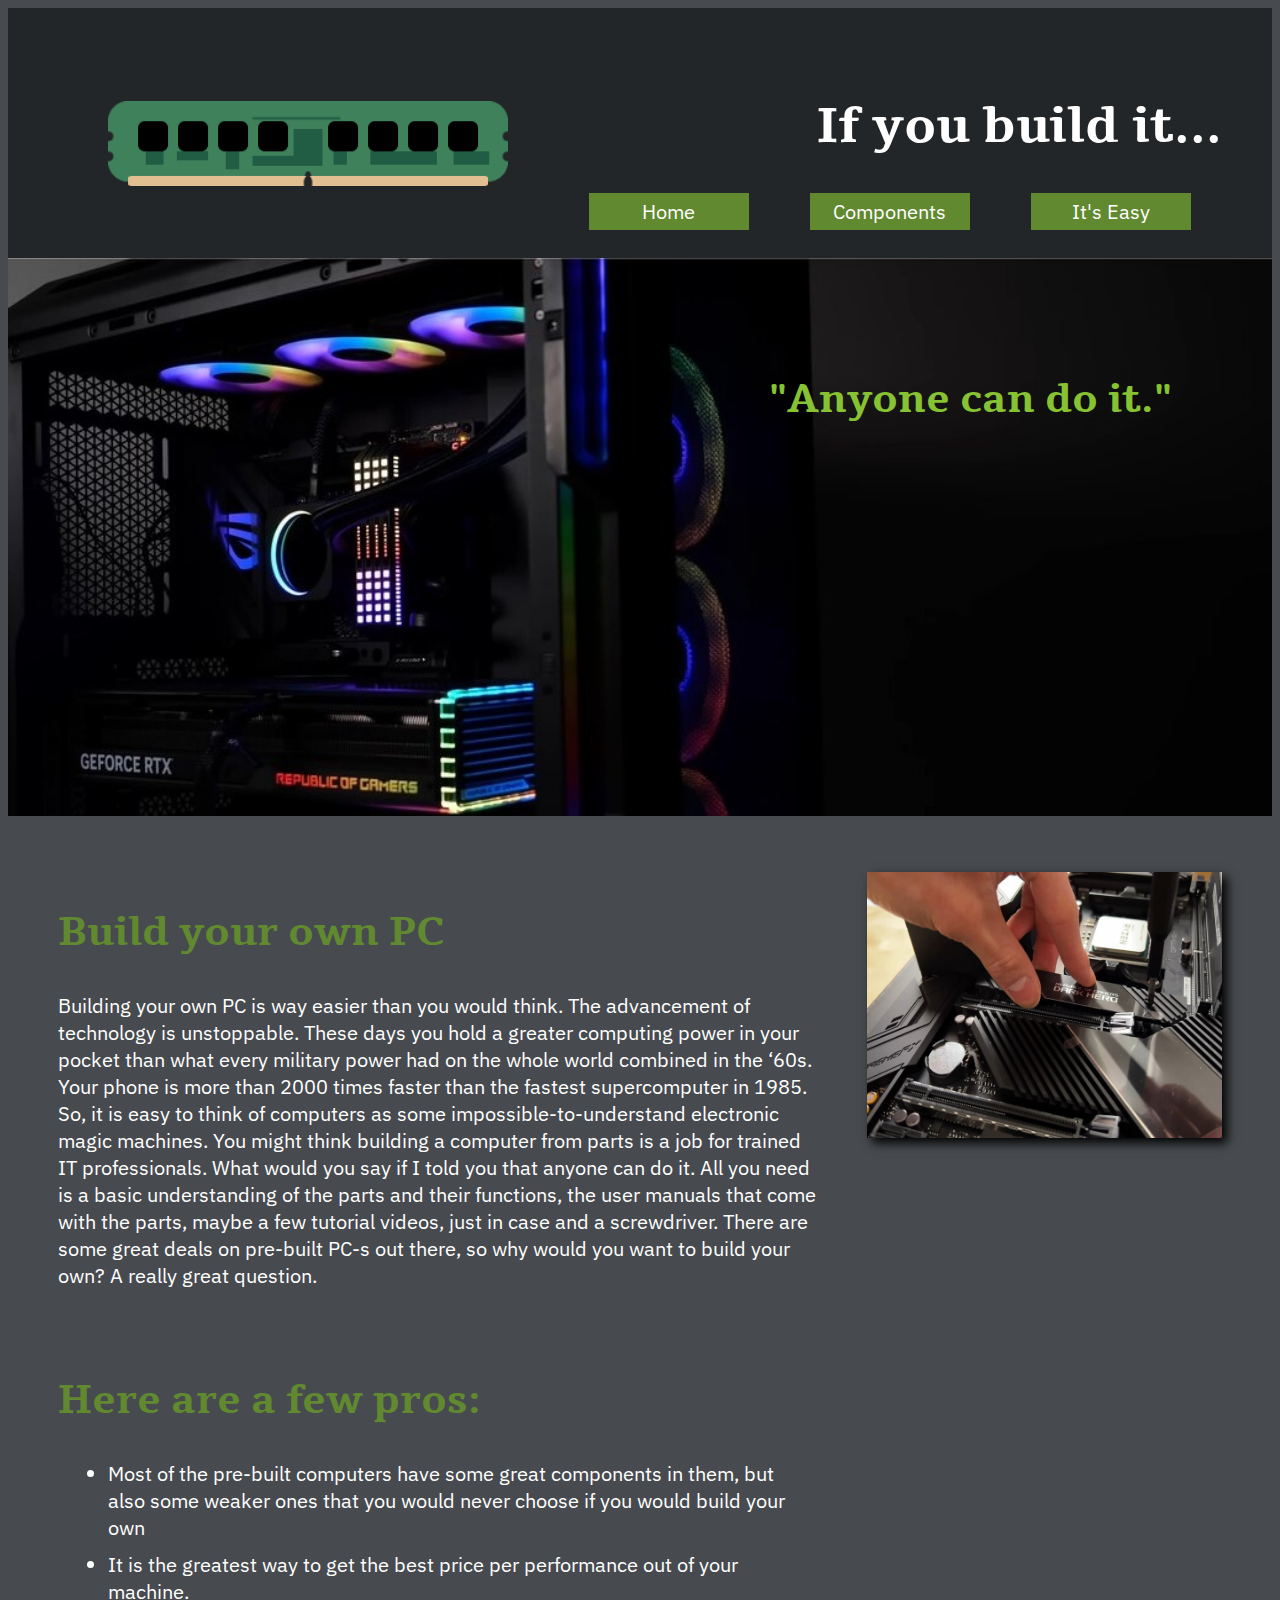
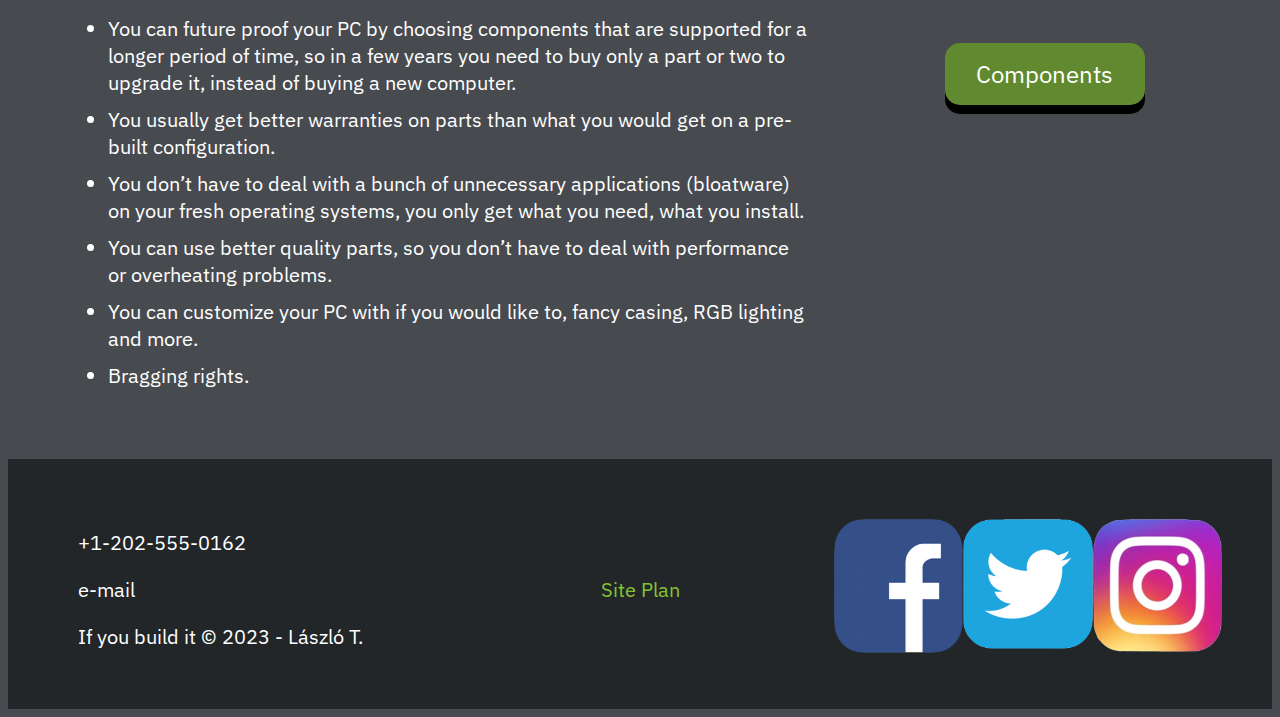
<file: ifyoubuildit/index.html>
<!DOCTYPE html>
<html lang="en">
<head>
    <meta charset="UTF-8">
    <meta http-equiv="X-UA-Compatible" content="IE=edge">
    <meta name="viewport" content="width=device-width, initial-scale=1.0">
    <title>If you build it - Home</title>
    <link rel="stylesheet" href="styles/style.css">
</head>
<body>
    <div id="content">
        <header>
            <a id="logo-link" href="index.html">
                <img class="logo" src="images/build_logo.png" alt="site logo">
            </a> 
            <h1 id="sitetitle">If you build it...</h1>
            <nav>
                <a href="index.html">Home</a>
                <a href="components.html">Components</a>
                <a href="easy.html">It's Easy</a>
            </nav>
        </header>
        <div id="hero">
            <div id="hero-box">
                <img id="hero-img" src="images/hero.jpg" alt="an opened up computer">
            </div>
            <h2 class="quote">"Anyone can do it."</h2>
        </div>
        <main>
            <section class="home-p">
                <h2>Build your own PC</h2>
                <p>Building your own PC is way easier than you would think. The advancement of technology is unstoppable. These days you hold a greater computing power in your pocket than what every military power had on the whole world combined in the ‘60s. Your phone is more than 2000 times faster than the fastest supercomputer in 1985. So, it is easy to think of computers as some impossible-to-understand electronic magic machines. You might think building a computer from parts is a job for trained IT professionals. What would you say if I told you that anyone can do it. All you need is a basic understanding of the parts and their functions, the user manuals that come with the parts, maybe a few tutorial videos, just in case and a screwdriver. There are some great deals on pre-built PC-s out there, so why would you want to build your own? A really great question.</p>
            </section>
                <img class="home-img" src="images/build.jpg" alt="building a computer">
            <section class="home-list">
                <h2>Here are a few pros:</h2>
                <ul>
                    <li>Most of the pre-built computers have some great components in them, but also some weaker ones that you would never choose if you would build your own</li>
                    <li>It is the greatest way to get the best price per performance out of your machine.</li>
                    <li>You can future proof your PC by choosing components that are supported for a longer period of time, so in a few years you need to buy only a part or two to upgrade it, instead of buying a new computer.</li>
                    <li>You usually get better warranties on parts than what you would get on a pre-built configuration.</li>
                    <li> You don’t have to deal with a bunch of unnecessary applications (bloatware) on your fresh operating systems, you only get what you need, what you install.</li>
                    <li>You can use better quality parts, so you don’t have to deal with performance or overheating problems.</li>
                    <li>You can customize your PC with if you would like to, fancy casing, RGB lighting and more.</li>
                    <li>Bragging rights.</li>
                </ul>
            </section>
                <div class="button-box">
                    <a class="button" href="components.html">Components</a>
                </div>
        </main>
        <footer>
            <div class="footer-contact">
                <P>+1-202-555-0162</P>
                <p><a href="&#X6D;&#X61;&#X69;&#X6C;&#X74;&#X6F;&#X3A;&#X69;&#X6E;&#X66;&#X6F;&#X40;&#X69;&#X66;&#X79;&#X6F;&#X75;&#X62;&#X75;&#X69;&#X6C;&#X64;&#X69;&#X74;&#X2E;&#X63;&#X6F;&#X6D;">e-mail</a></p>
                <p>If you build it &copy; 2023 - László T.</p>                
            </div>
            <p class="splan"><a class="splan-link" href="site-plan.html">Site Plan</a></p>
            <div class="social">
                <a href="https://facebook.com" target="_blank">
                    <img src="images/facebook.png" alt="fb icon">
                </a>
                <a href="https://twitter.com" target="_blank">
                    <img src="images/twitter.png" alt="twitter icon">
                </a>
                <a href="https://instagram.com" target="_blank">
                    <img src="images/instagram.png" alt="instagram icon">
                </a>
            </div>
        </footer>
    </div>
</body>
</html>
</file>
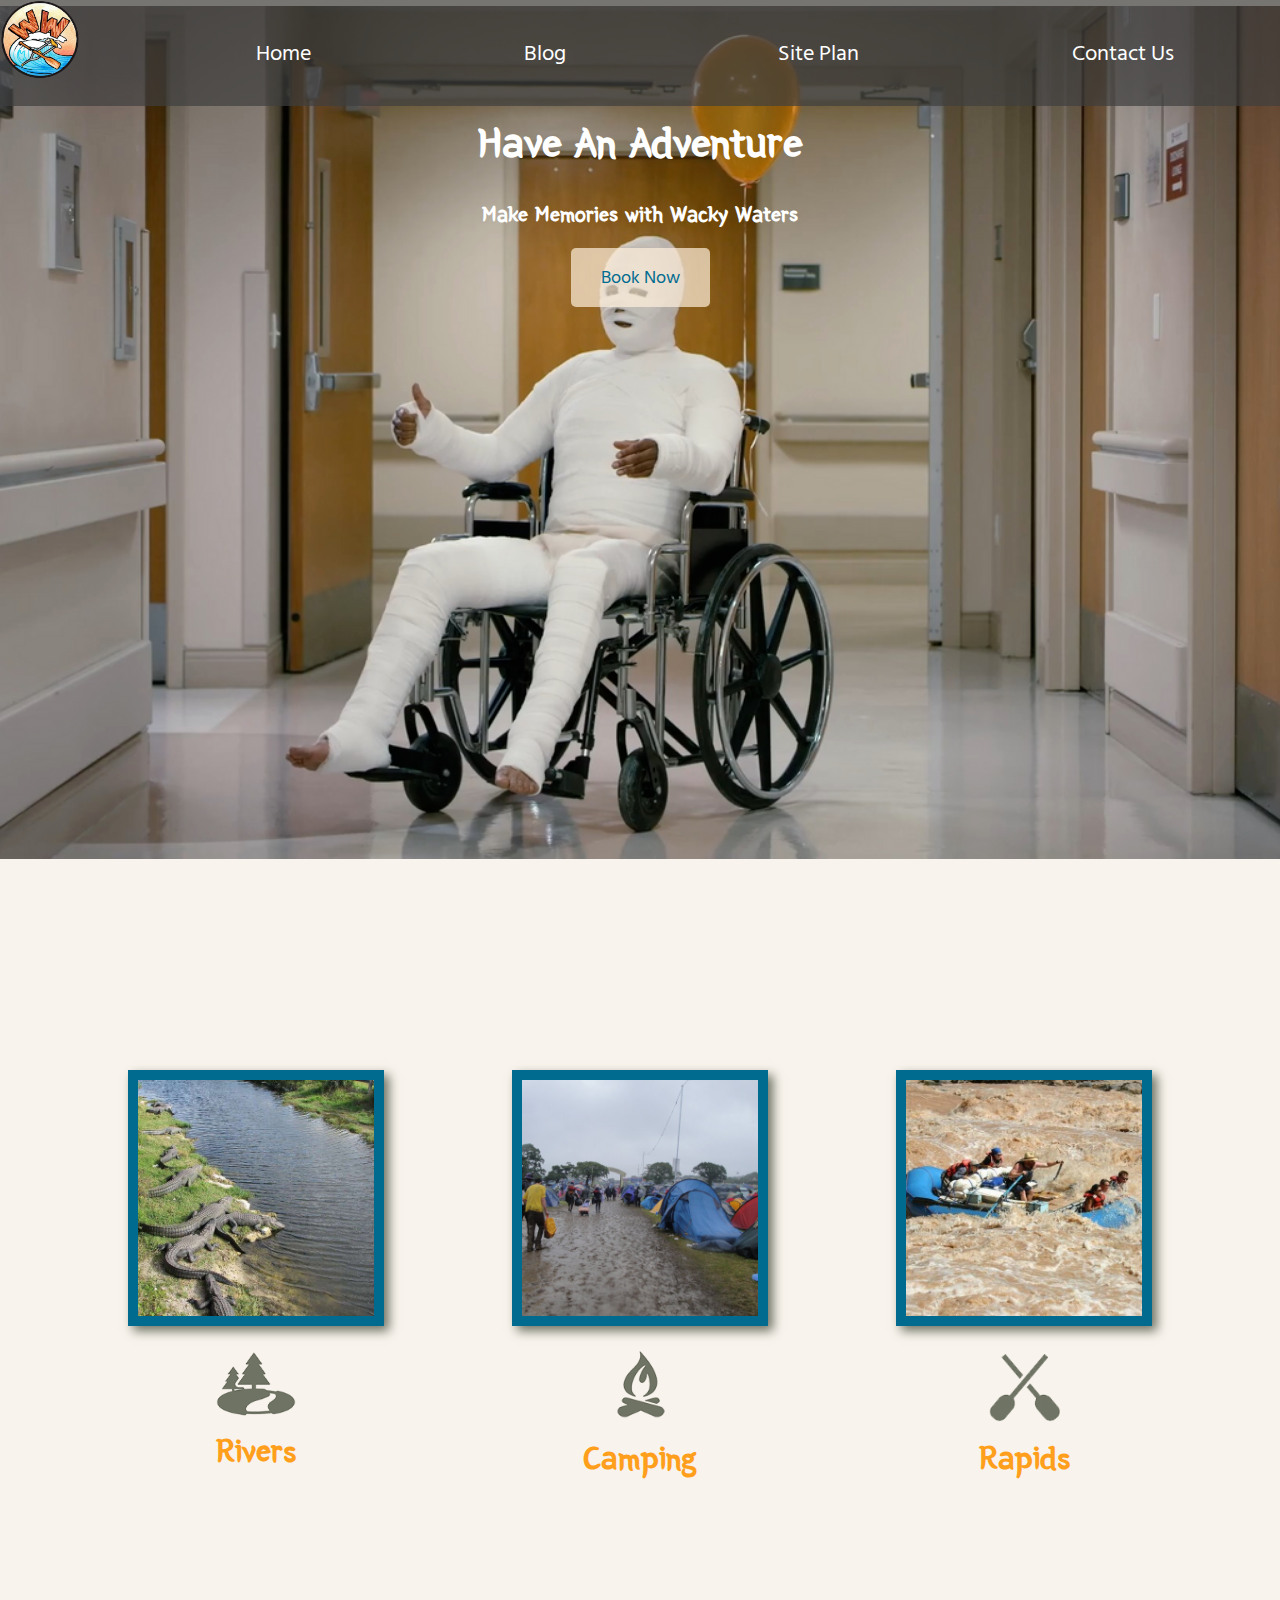
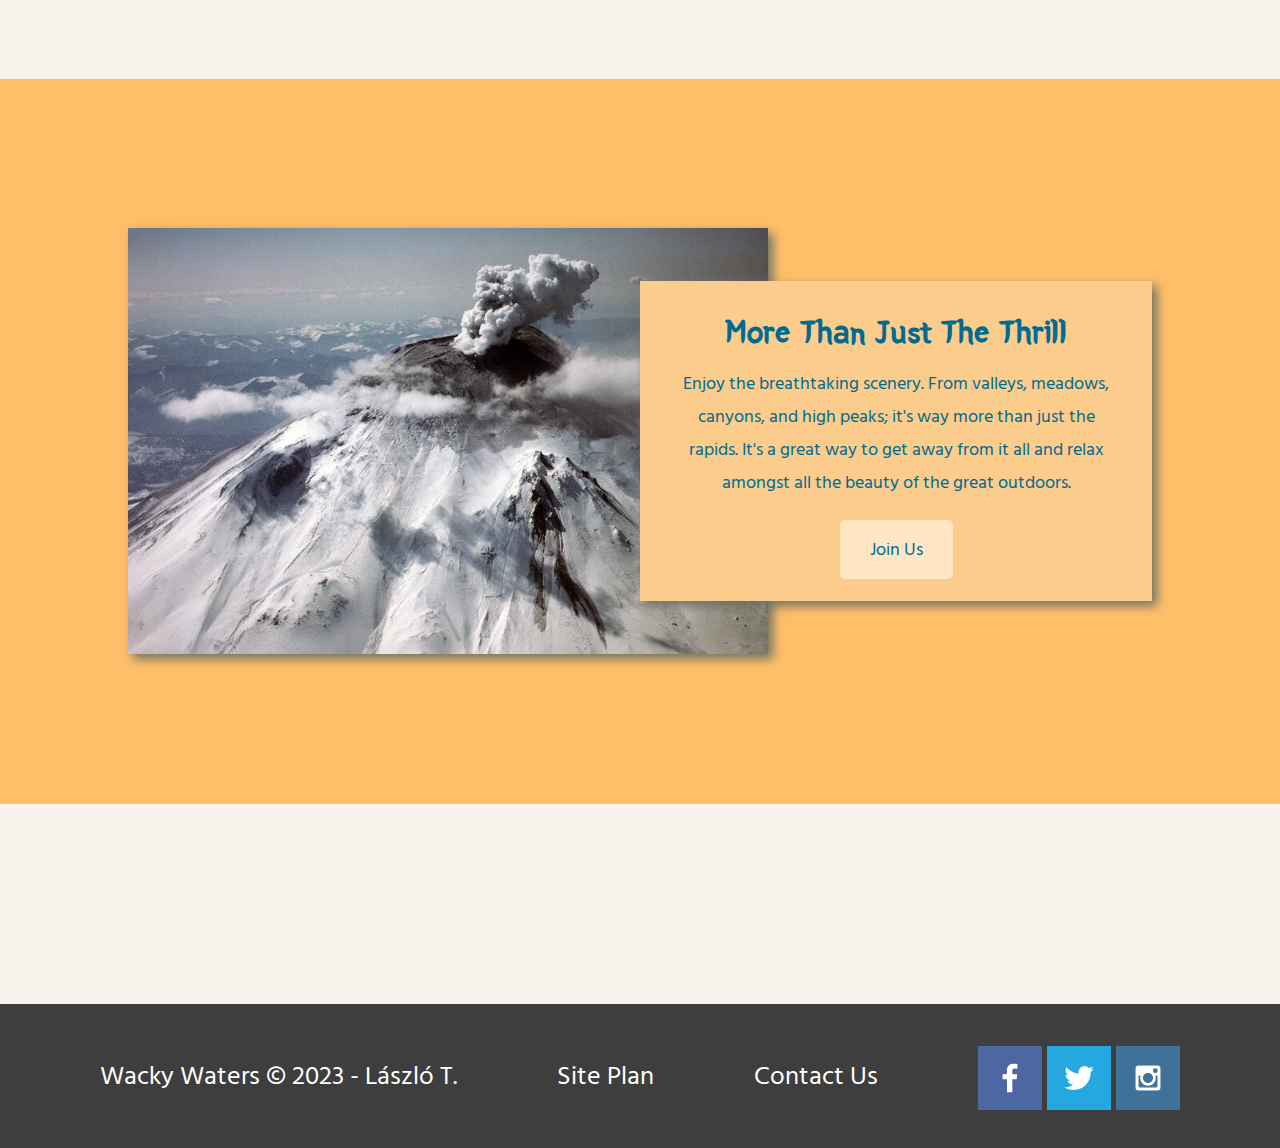
<file: wwr/index.html>
<!DOCTYPE html>
<html lang="en">
<head>
    <meta charset="UTF-8">
    <meta http-equiv="X-UA-Compatible" content="IE=edge">
    <meta name="viewport" content="width=device-width, initial-scale=1.0">
    <title>Wacky Waters Home</title>
    <link rel="stylesheet" href="styles/style.css">
</head>
<body>
    <div id="content">
        <header>
            <a id="logo_link" href="index.html">
                <img class="logo" src="images/wwlogo.png" alt="Wacky Waters logo">
            </a>        
            <nav>
                <a href="index.html">Home</a>
                <a href="blog.html">Blog</a>
                <a href="site-plan-rafting.html">Site Plan</a>
                <a href="contactus.html">Contact Us</a>
            </nav>
        </header>
        <div id="hero">
            <div id="hero-box">
                <img id="hero-img" src="images/hero.png" alt="People enjoying rafting">
            </div>
            <section id="hero-msg">
                <h1 class="home-title">Have An Adventure</h1>
                <h4>Make Memories with Wacky Waters</h4>            
                <div class="button-box">
                    <a class="book" href="contactus.html">Book Now</a>
                </div>
            </section>
        </div>
        <main class="home-grid">
            <section class="rivers-card">
                <img class="card-img" src="images/rivers.jpg" alt="river in forest">
                <img class="icon" src="images/river_icon.png" alt="river icon">
                <h2>Rivers</h2>
            </section>
            <section class="camping-card">
                <img class="card-img" src="images/camping.jpg" alt="tent in mountains">
                <img class="icon" src="images/fire_icon.png" alt="fire icon">
                <h2>Camping</h2>
            </section>
            <section class="rapids-card">
                <img class="card-img" src="images/rapids.jpg" alt="rafting boat">
                <img class="icon" src="images/oars.png" alt="oars icon">
                <h2>Rapids</h2>
            </section>
            <div id="background"></div>
            <img class="mountains" src="images/mountains.jpg" alt="Misty mountains">
            <section class="msg">
                <h2>More Than Just The Thrill</h2>
                <p>Enjoy the breathtaking scenery. From valleys, meadows, canyons, and high peaks; it's way more than just the rapids. It's a great way to get away from it all and relax amongst all the beauty of the great outdoors.</p>
                <a class="join" href="rivers.html">Join Us</a>
            </section>
        </main>
        <footer>
            <p>Wacky Waters &copy; 2023 - László T.</p>
            <p><a href="site-plan-rafting.html">Site Plan</a></p>
            <p><a href="contactus.html">Contact Us</a></p>
            <div class="social">
                <a href="https://facebook.com" target="_blank">
                    <img src="images/facebook.png" alt="fb icon">
                </a>
                <a href="https://twitter.com" target="_blank">
                    <img src="images/twitter.png" alt="twitter icon">
                </a>
                <a href="https://instagram.com" target="_blank">
                    <img src="images/instagram.png" alt="instagram icon">
                </a>
            </div>
        </footer>
    </div>
</body>
</html>
</file>
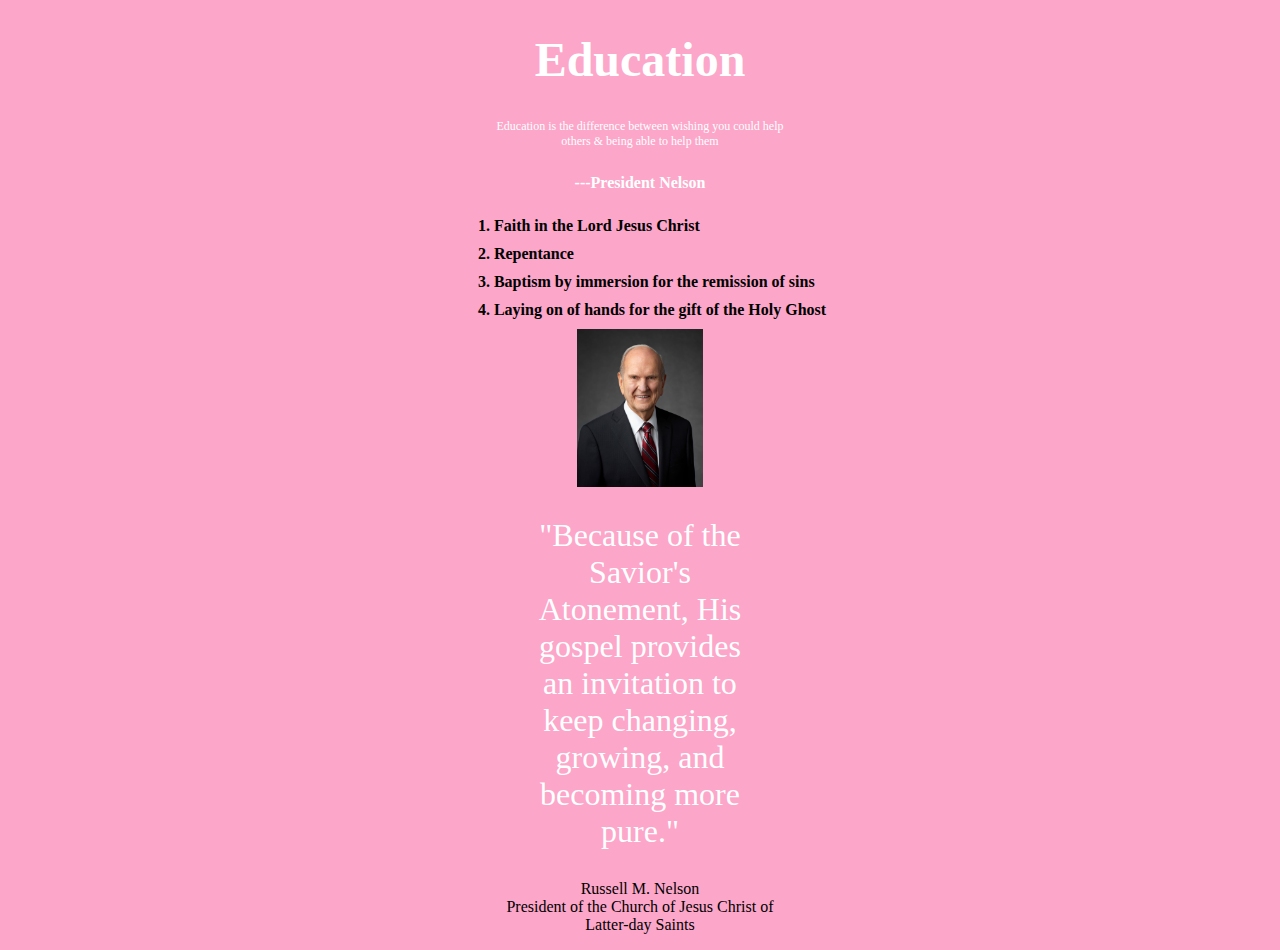
<file: challenge/challenge.html>
<!DOCTYPE html>
<html lang="en">
<head>
    <meta charset="UTF-8">
    <meta http-equiv="X-UA-Compatible" content="IE=edge">
    <meta name="viewport" content="width=device-width, initial-scale=1.0">
    <title>Challenge</title>
    <link rel="stylesheet" href="styles/styles.css">
</head>
<body>
    <header>
        <h1>Education</h1>
    </header>
    <main>
        <p>Education is the difference between wishing you could help others & being able to help them</p>
        <p class="signiture">---President Nelson</p>
        <ol>
            <li>Faith in the Lord Jesus Christ</li>
            <li>Repentance</li>
            <li>Baptism by immersion for the remission of sins</li>
            <li>Laying on of hands for the gift of the Holy Ghost</li>
        </ol>
        <div>
            <img src="images/russell_nelson_official_portrait_2018.jpeg" alt="Russell M. Nelson">
        </div>
        <P class="quote">
            "Because of the Savior's Atonement, His gospel provides an invitation to keep changing, growing, and becoming more pure."
        </P>
    </main>
    <footer>
        <p>
            Russell M. Nelson </br>
            President of the Church of Jesus Christ of Latter-day Saints
        </p>
    </footer>
</body>
</html>
</file>
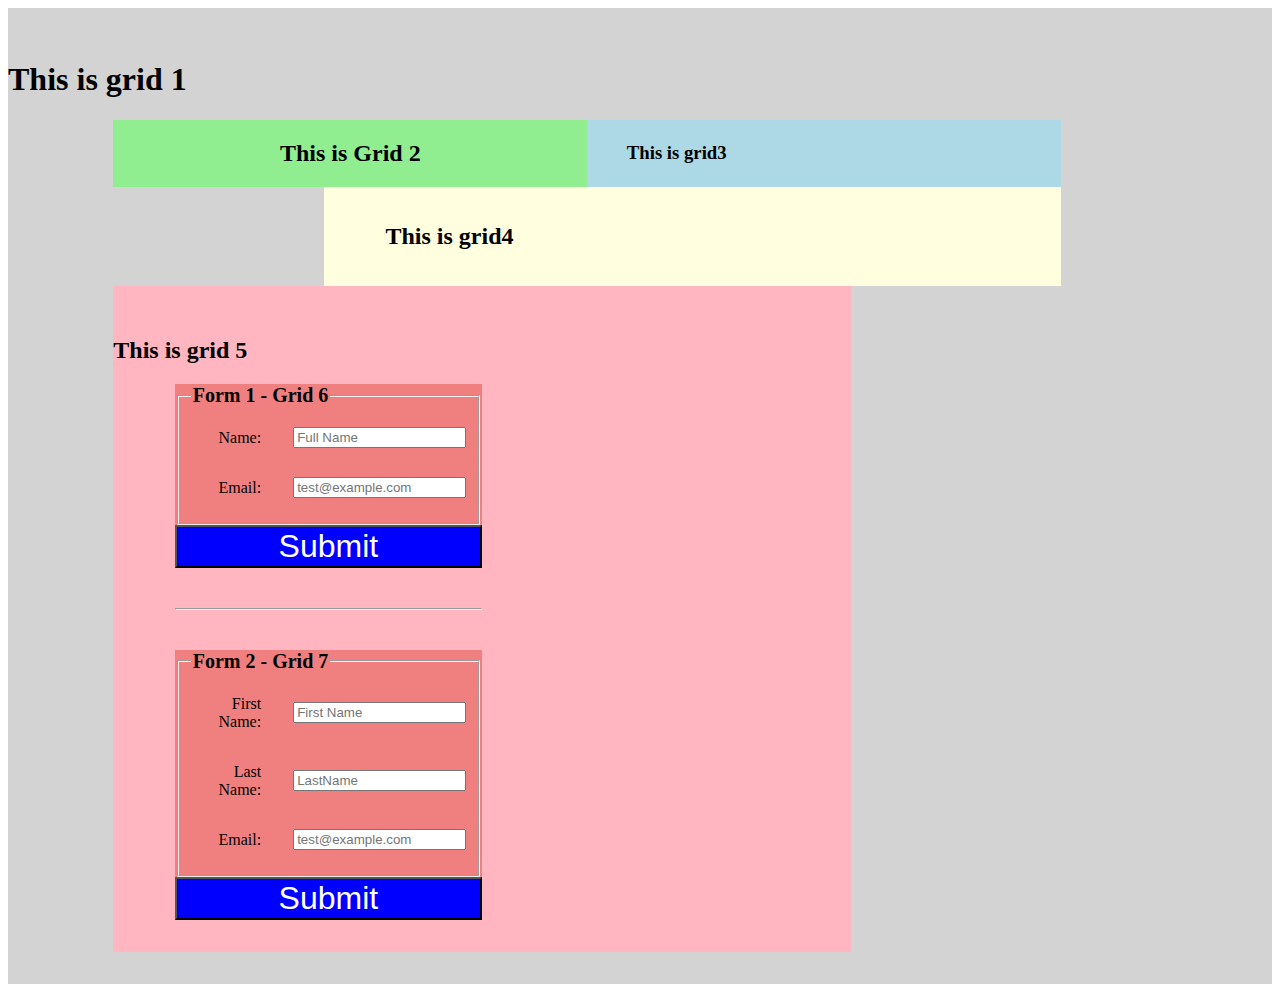
<file: extracredit/grid.html>
<!DOCTYPE html>
<html lang="en">

<head>
    <meta charset="utf-8" />
    <meta name="viewport" content="width=device-width, initial-scale=1" />
    <link rel="icon" href="favicon.ico" />

    <title>Grid Layout Example</title>

    <meta name="description" content="A simple webpage to demonstrate how to do Grid Layout" />

    <!-- Import the webpage's stylesheet -->
    <link rel="stylesheet" href="styles/grid.css" />
</head>

<body>
    <div class="grid1">
        <h1>This is grid 1</h1>
        <div class="grid2">
            <h2>This is Grid 2</h2>
            <div class="grid3">
                <h3>This is grid3</h3>
            </div>
        </div>
        <div class="grid4">
            <h2>This is grid4</h2>
        </div>
        <section>
            <h2>This is grid 5</h2>
            <form action="#">
                <fieldset>
                    <legend>Form 1 - Grid 6</legend>
                    <div>
                        <label for="name">Name:</label>
                        <input type="text" id="name" name="fullname" required placeholder="Full Name" />
                    </div>
                    <div>
                        <label for="email">Email: </label>
                        <input type="email" id="email" name="e-mail" placeholder="test@example.com" />
                    </div>
                </fieldset>
                <button type="submit">Submit</button>
            </form>
            <div>
                <hr />
            </div>
            <form action="#">
                <fieldset>
                    <legend>Form 2 - Grid 7</legend>
                    <div>
                        <label for="name1">First Name:</label>
                        <input type="text" id="name1" name="firstname" required placeholder="First Name" />
                        <label for="name2">Last Name:</label>
                        <input type="text" id="name2" name="lastname" required placeholder="LastName" />
                    </div>
                    <div>
                        <label for="email2">Email: </label>
                        <input type="email" id="email2" name="email2" placeholder="test@example.com" />
                    </div>
                </fieldset>
                <button type="submit">Submit</button>
            </form>
        </section>
    </div>
</body>

</html>
</file>
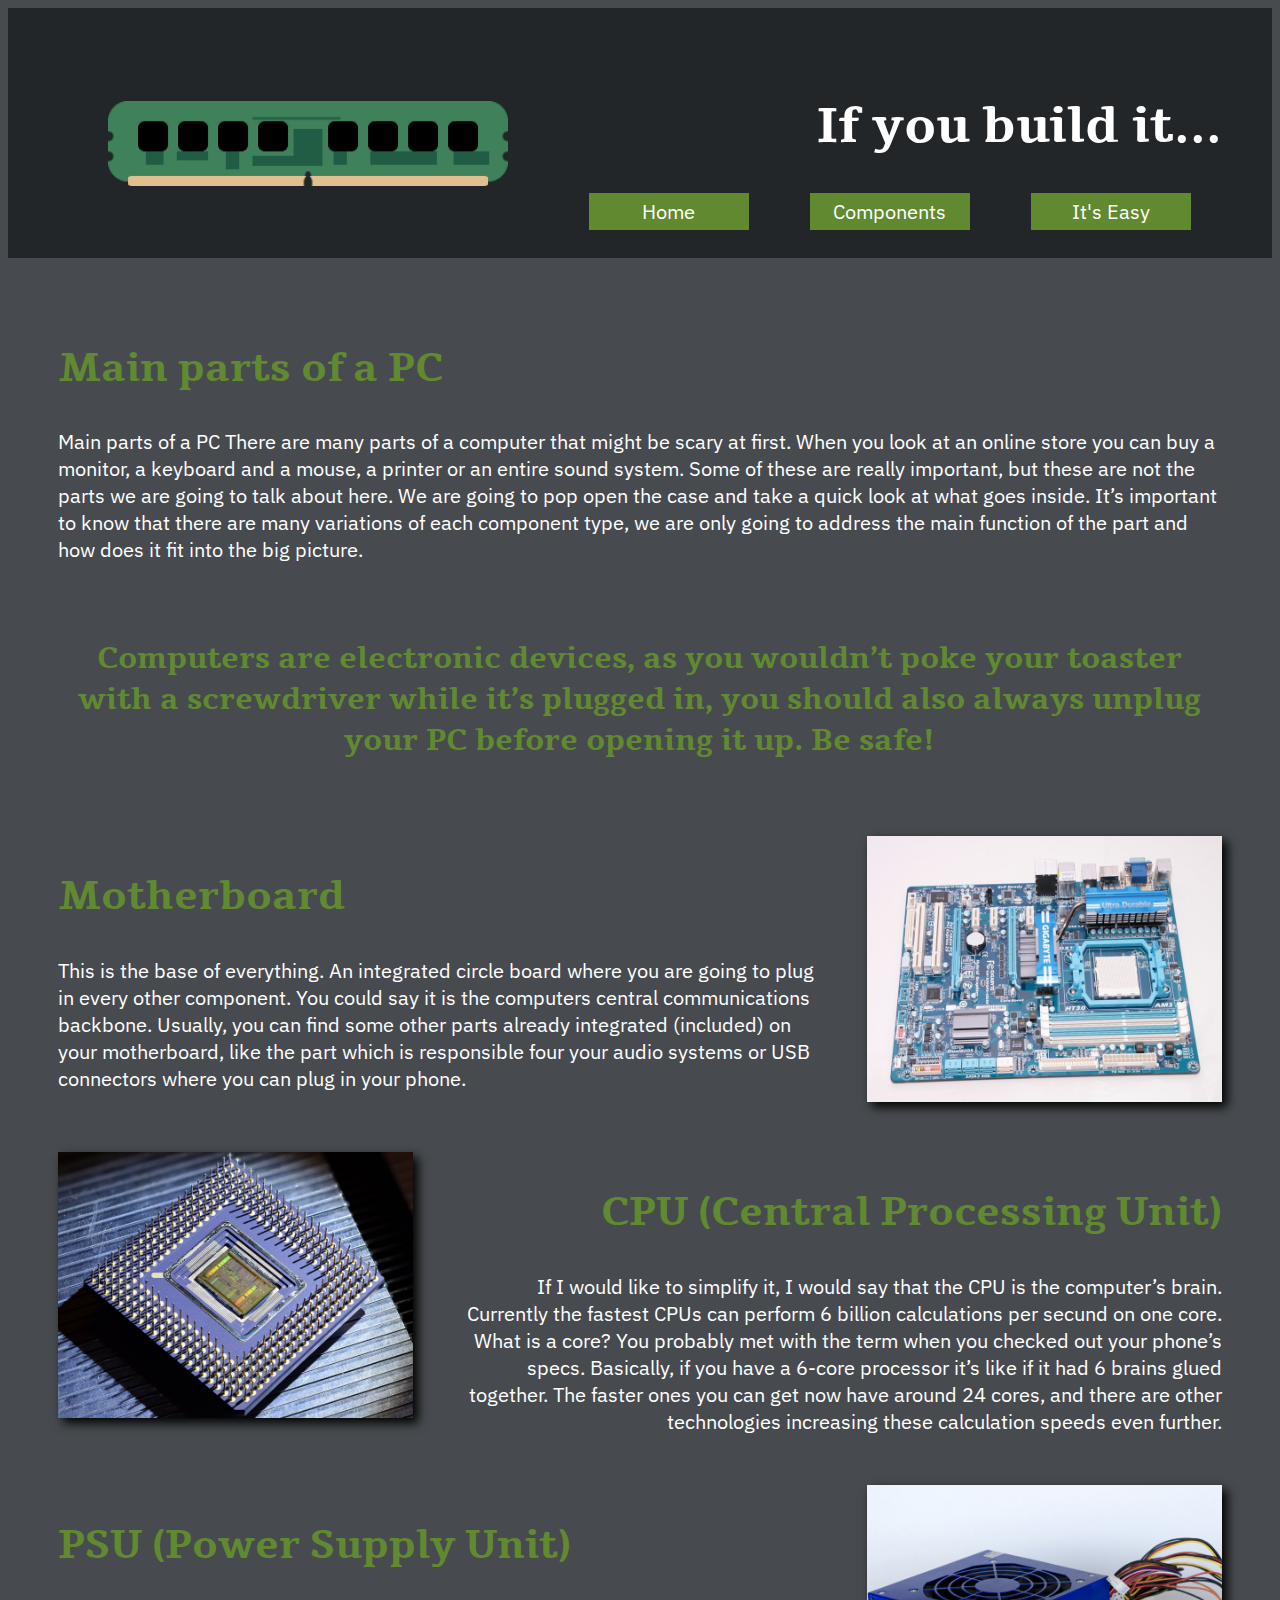
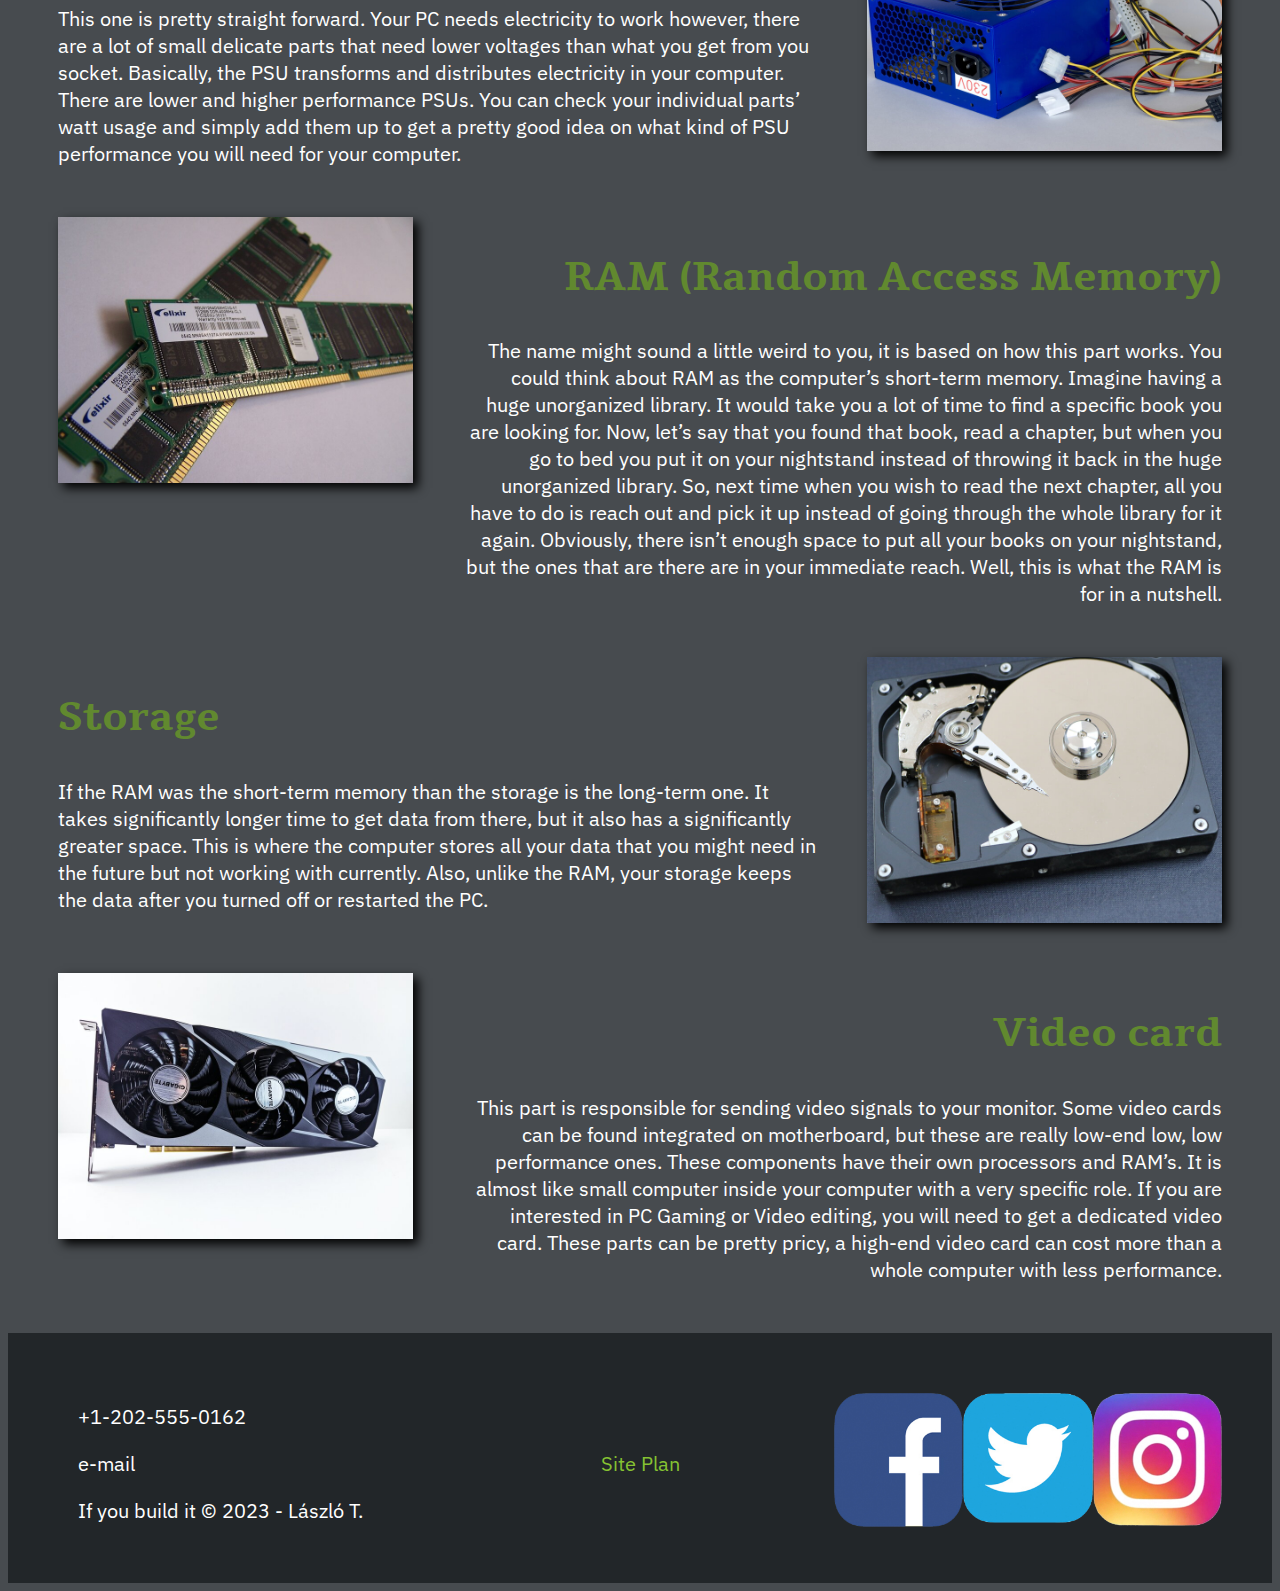
<file: ifyoubuildit/components.html>
<!DOCTYPE html>
<html lang="en">
<head>
    <meta charset="UTF-8">
    <meta http-equiv="X-UA-Compatible" content="IE=edge">
    <meta name="viewport" content="width=device-width, initial-scale=1.0">
    <title>If you build it - Components</title>
    <link rel="stylesheet" href="styles/style.css">
</head>
<body>
    <div id="content">
        <header>
            <a id="logo-link" href="index.html">
                <img class="logo" src="images/build_logo.png" alt="site logo">
            </a> 
            <h1 id="sitetitle">If you build it...</h1>
            <nav>
                <a href="index.html">Home</a>
                <a href="components.html">Components</a>
                <a href="easy.html">It's Easy</a>
            </nav>
        </header>
        <main>
            <section class="comp-p">
                <h2>Main parts of a PC</h2>
                <p>Main parts of a PC There are many parts of a computer that might be scary at first. When you look at an online store you can buy a monitor, a keyboard and a mouse, a printer or an entire sound system. Some of these are really important, but these are not the parts we are going to talk about here. We are going to pop open the case and take a quick look at what goes inside. It’s important to know that there are many variations of each component type, we are only going to address the main function of the part and how does it fit into the big picture.</p>
            </section>
            <h2 id="notice">Computers are electronic devices, as you wouldn’t poke your toaster with a screwdriver while it’s plugged in, you should also always unplug your PC before opening it up. Be safe!</h2>
            <section class="comp_left">
                <h2>Motherboard</h2>
                <p>This is the base of everything. An integrated circle board where you are going to plug in every other component. You could say it is the computers central communications backbone. Usually, you can find some other parts already integrated (included) on your motherboard, like the part which is responsible four your audio systems or USB connectors where you can plug in your phone.</p>
            </section>
            <img class="mb_img img_right" src="images/motherboard.jpg" alt="motherboard">
            <section class="comp_right">
                <h2>CPU (Central Processing Unit)</h2>
                <p>If I would like to simplify it, I would say that the CPU is the computer’s brain. Currently the fastest CPUs can perform 6 billion calculations per secund on one core. What is a core? You probably met with the term when you checked out your phone’s specs. Basically, if you have a 6-core processor it’s like if it had 6 brains glued together. The faster ones you can get now have around 24 cores, and there are other technologies increasing these calculation speeds even further.</p>
            </section>
            <img class="cpu_img img_left" src="images/cpu.jpg" alt="central processing unit">
            <section class="comp_left">
                <h2>PSU (Power Supply Unit)</h2>
                <p>This one is pretty straight forward. Your PC needs electricity to work however, there are a lot of small delicate parts that need lower voltages than what you get from you socket. Basically, the PSU transforms and distributes electricity in your computer. There are lower and higher performance PSUs. You can check your individual parts’ watt usage and simply add them up to get a pretty good idea on what kind of PSU performance you will need for your computer.</p>
            </section>
            <img class="psu_ img img_right" src="images/psu.jpg" alt="power supply unit">
            <section class="comp_right">
                <h2>RAM (Random Access Memory)</h2>
                <p>The name might sound a little weird to you, it is based on how this part works. You could think about RAM as the computer’s short-term memory. Imagine having a huge unorganized library. It would take you a lot of time to find a specific book you are looking for. Now, let’s say that you found that book, read a chapter, but when you go to bed you put it on your nightstand instead of throwing it back in the huge unorganized library. So, next time when you wish to read the next chapter, all you have to do is reach out and pick it up instead of going through the whole library for it again. Obviously, there isn’t enough space to put all your books on your nightstand, but the ones that are there are in your immediate reach. Well, this is what the RAM is for in a nutshell. </p>
            </section>
            <img class="ram_img img_left" src="images/ram.jpg" alt="random access memory">
            <section class="comp_left">
                <h2>Storage</h2>
                <p>If the RAM was the short-term memory than the storage is the long-term one. It takes significantly longer time to get data from there, but it also has a significantly greater space. This is where the computer stores all your data that you might need in the future but not working with currently. Also, unlike the RAM, your storage keeps the data after you turned off or restarted the PC.</p>
            </section>
            <img class="hdd_img img_right" src="images/hdd.jpg" alt="hard disk drive">
            <section class="comp_right">
                <h2>Video card</h2>
                <p>This part is responsible for sending video signals to your monitor. Some video cards can be found integrated on motherboard, but these are really low-end low, low performance ones. These components have their own processors and RAM’s. It is almost like small computer inside your computer with a very specific role. If you are interested in PC Gaming or Video editing, you will need to get a dedicated video card. These parts can be pretty pricy, a high-end video card can cost more than a whole computer with less performance.</p>
            </section>
            <img class="vga_img img_left" src="images/vga.jpg" alt="video card">
        </main>
        <footer>
            <div class="footer-contact">
                <P>+1-202-555-0162</P>
                <p><a href="&#X6D;&#X61;&#X69;&#X6C;&#X74;&#X6F;&#X3A;&#X69;&#X6E;&#X66;&#X6F;&#X40;&#X69;&#X66;&#X79;&#X6F;&#X75;&#X62;&#X75;&#X69;&#X6C;&#X64;&#X69;&#X74;&#X2E;&#X63;&#X6F;&#X6D;">e-mail</a></p>
                <p>If you build it &copy; 2023 - László T.</p>                
            </div>
            <p class="splan"><a class="splan-link" href="site-plan.html">Site Plan</a></p>
            <div class="social">
                <a href="https://facebook.com" target="_blank">
                    <img src="images/facebook.png" alt="fb icon">
                </a>
                <a href="https://twitter.com" target="_blank">
                    <img src="images/twitter.png" alt="twitter icon">
                </a>
                <a href="https://instagram.com" target="_blank">
                    <img src="images/instagram.png" alt="instagram icon">
                </a>
            </div>
        </footer>
    </div>
</body>
</html>
</file>
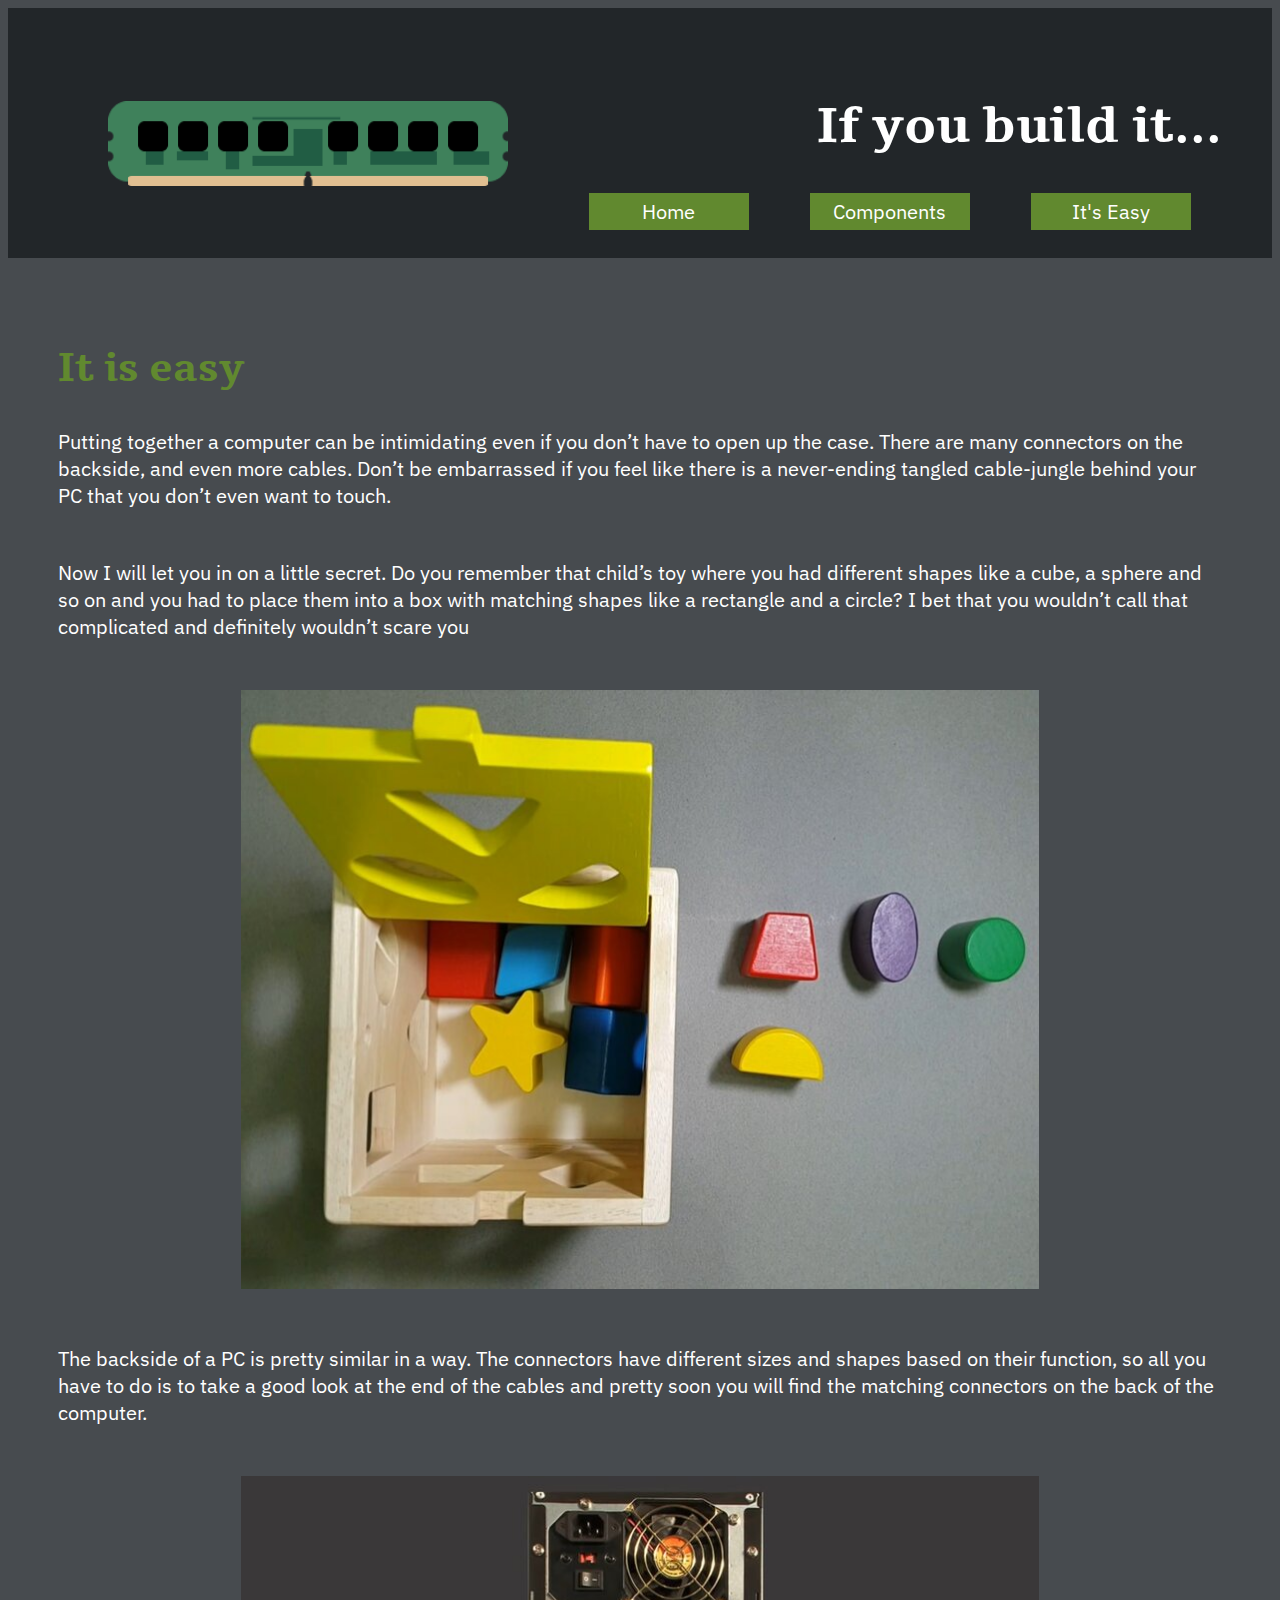
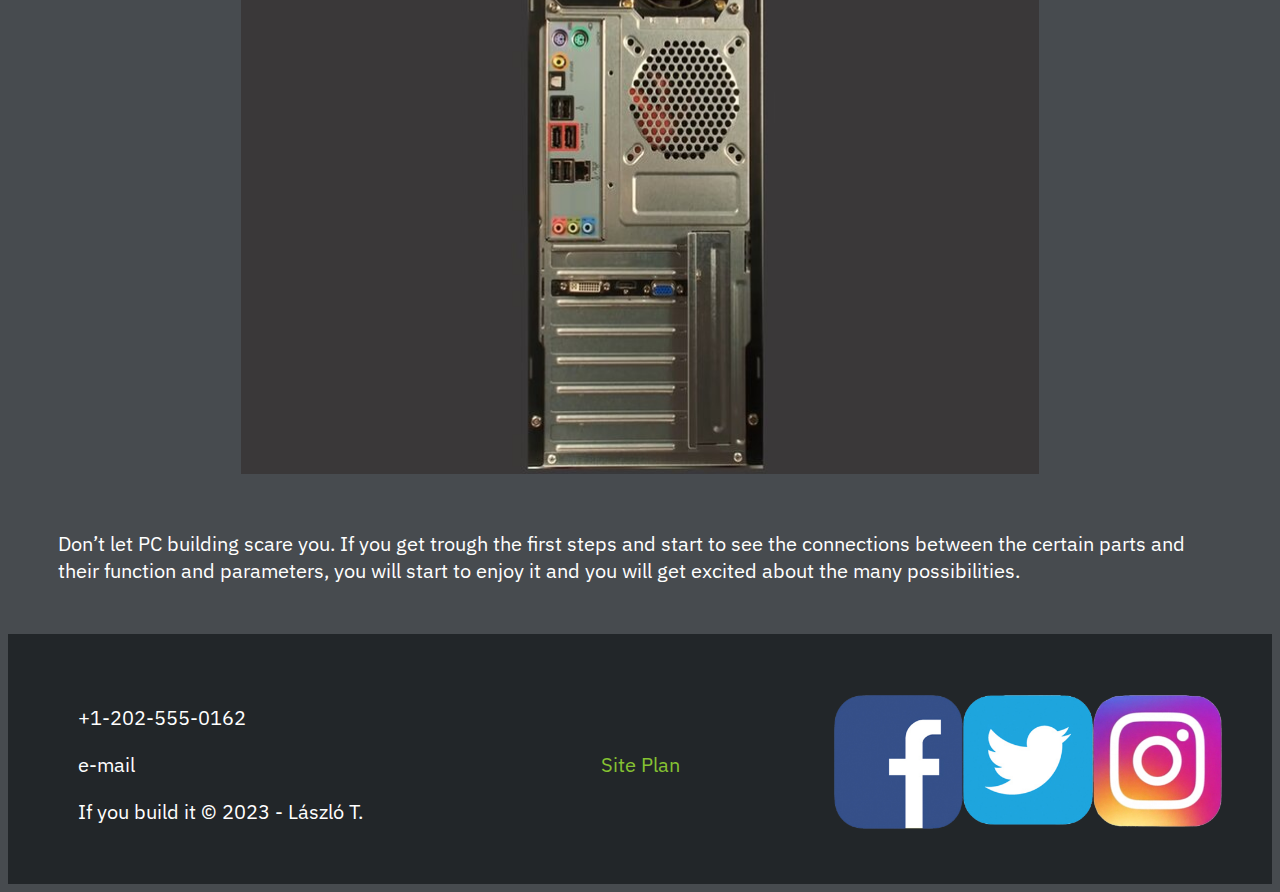
<file: ifyoubuildit/easy.html>
<!DOCTYPE html>
<html lang="en">
<head>
    <meta charset="UTF-8">
    <meta http-equiv="X-UA-Compatible" content="IE=edge">
    <meta name="viewport" content="width=device-width, initial-scale=1.0">
    <title>If you build it - It's Easy</title>
    <link rel="stylesheet" href="styles/style.css">
</head>
<body>
    <div id="content">
        <header>
            <a id="logo-link" href="index.html">
                <img class="logo" src="images/build_logo.png" alt="site logo">
            </a> 
            <h1 id="sitetitle">If you build it...</h1>
            <nav>
                <a href="index.html">Home</a>
                <a href="components.html">Components</a>
                <a href="easy.html">It's Easy</a>
            </nav>
        </header>
        <main id="main_easy">
           <section class="easy_p">
            <h2>It is easy</h2>
            <p>Putting together a computer can be intimidating even if you don’t have to open up the case. There are many connectors on the backside, and even more cables. Don’t be embarrassed if you feel like there is a never-ending tangled cable-jungle behind your PC that you don’t even want to touch.</p>
           </section>
           <p class="easy_p">Now I will let you in on a little secret. Do you remember that child’s toy where you had different shapes like a cube, a sphere and so on and you had to place them into a box with matching shapes like a rectangle and a circle? I bet that you wouldn’t call that complicated and definitely wouldn’t scare you</p>
           <div class="easy_imgbox">
                <img src="images/easy_shapegame.jpg" alt="game of shapes" class="easy_img">
           </div>
           <p class="easy_p">The backside of a PC is pretty similar in a way. The connectors have different sizes and shapes based on their function, so all you have to do is to take a good look at the end of the cables and pretty soon you will find the matching connectors on the back of the computer. </p>
           <div class="easy_imgbox">
            <img src="images/easy_backpanel.jpg" alt="backside of a pc" class="easy_img">
           </div>
           <p class="easy_p">Don’t let PC building scare you. If you get trough the first steps and start to see the connections between the certain parts and their function and parameters, you will start to enjoy it and you will get excited about the many possibilities.</p>
        </main>
        <footer>
            <div class="footer-contact">
                <P>+1-202-555-0162</P>
                <p><a href="&#X6D;&#X61;&#X69;&#X6C;&#X74;&#X6F;&#X3A;&#X69;&#X6E;&#X66;&#X6F;&#X40;&#X69;&#X66;&#X79;&#X6F;&#X75;&#X62;&#X75;&#X69;&#X6C;&#X64;&#X69;&#X74;&#X2E;&#X63;&#X6F;&#X6D;">e-mail</a></p>
                <p>If you build it &copy; 2023 - László T.</p>                
            </div>
            <p class="splan"><a class="splan-link" href="site-plan.html">Site Plan</a></p>
            <div class="social">
                <a href="https://facebook.com" target="_blank">
                    <img src="images/facebook.png" alt="fb icon">
                </a>
                <a href="https://twitter.com" target="_blank">
                    <img src="images/twitter.png" alt="twitter icon">
                </a>
                <a href="https://instagram.com" target="_blank">
                    <img src="images/instagram.png" alt="instagram icon">
                </a>
            </div>
        </footer>
    </div>
</body>
</html>
</file>
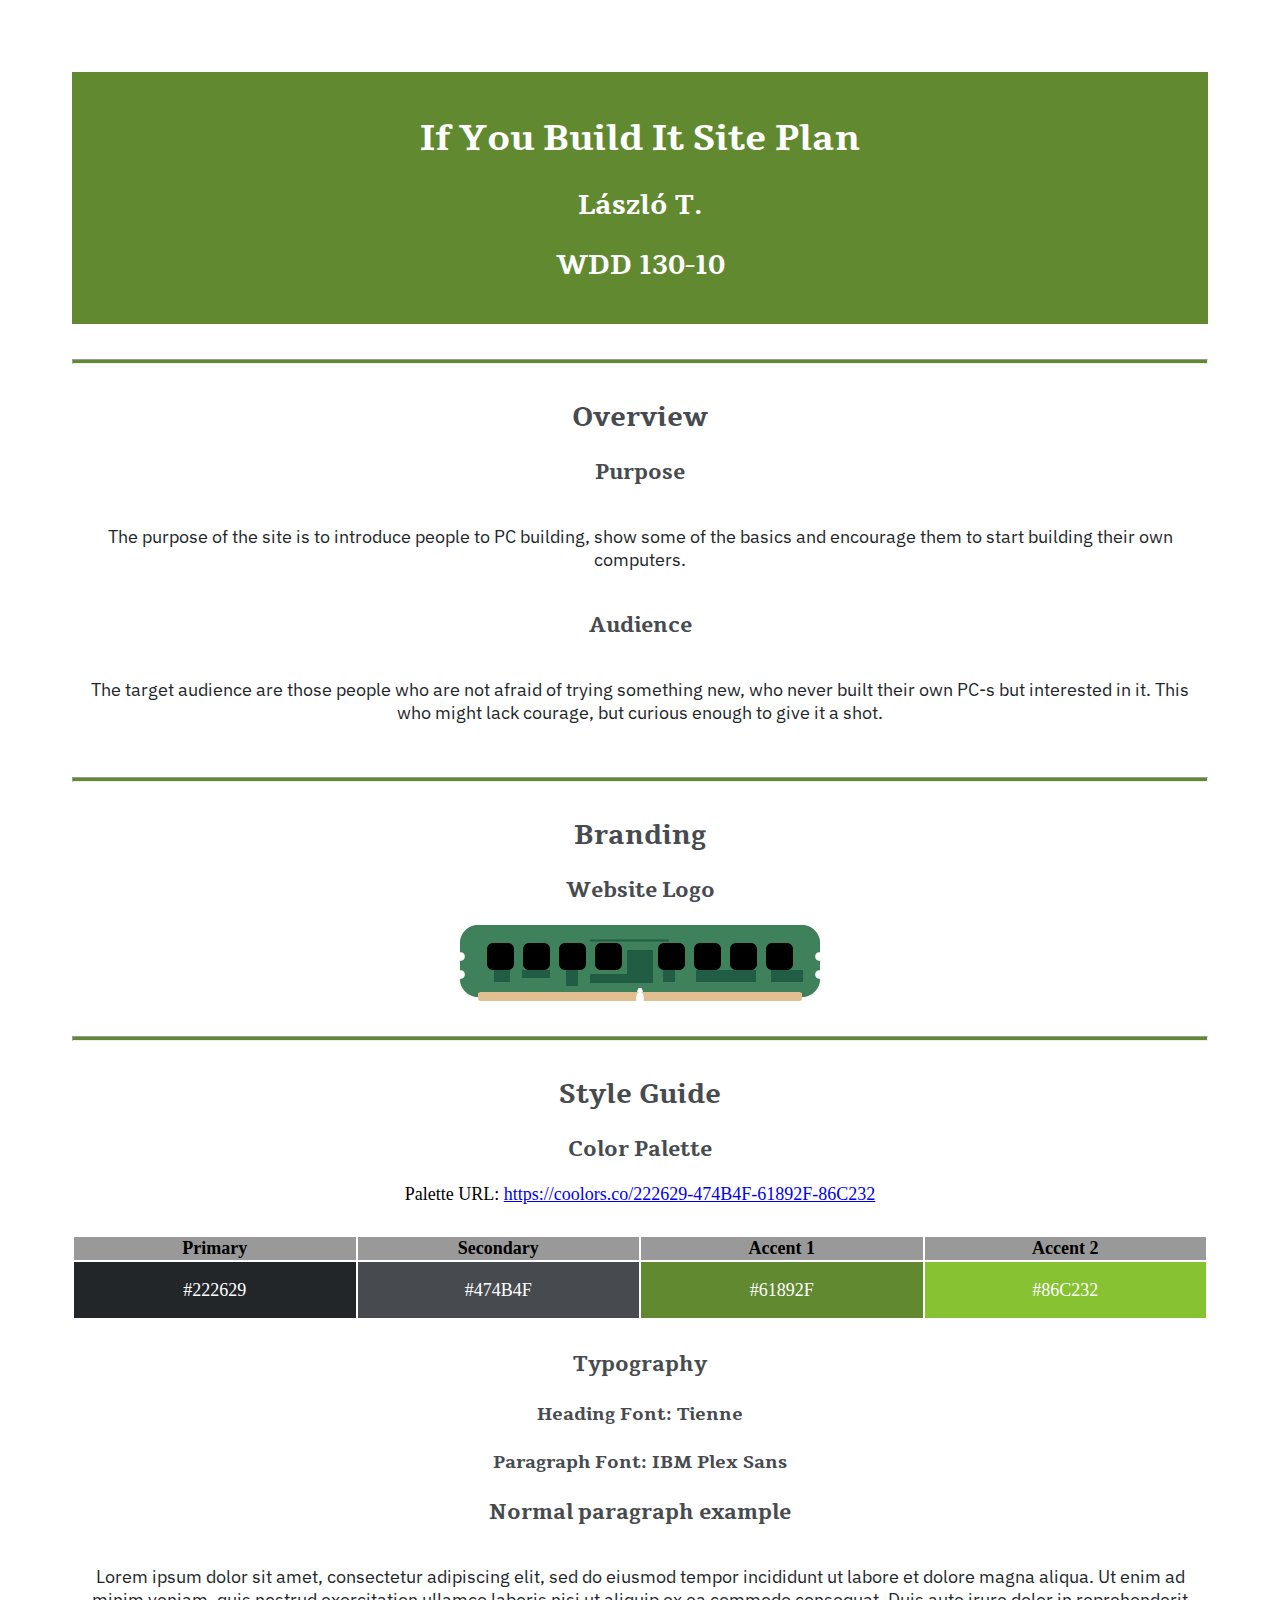
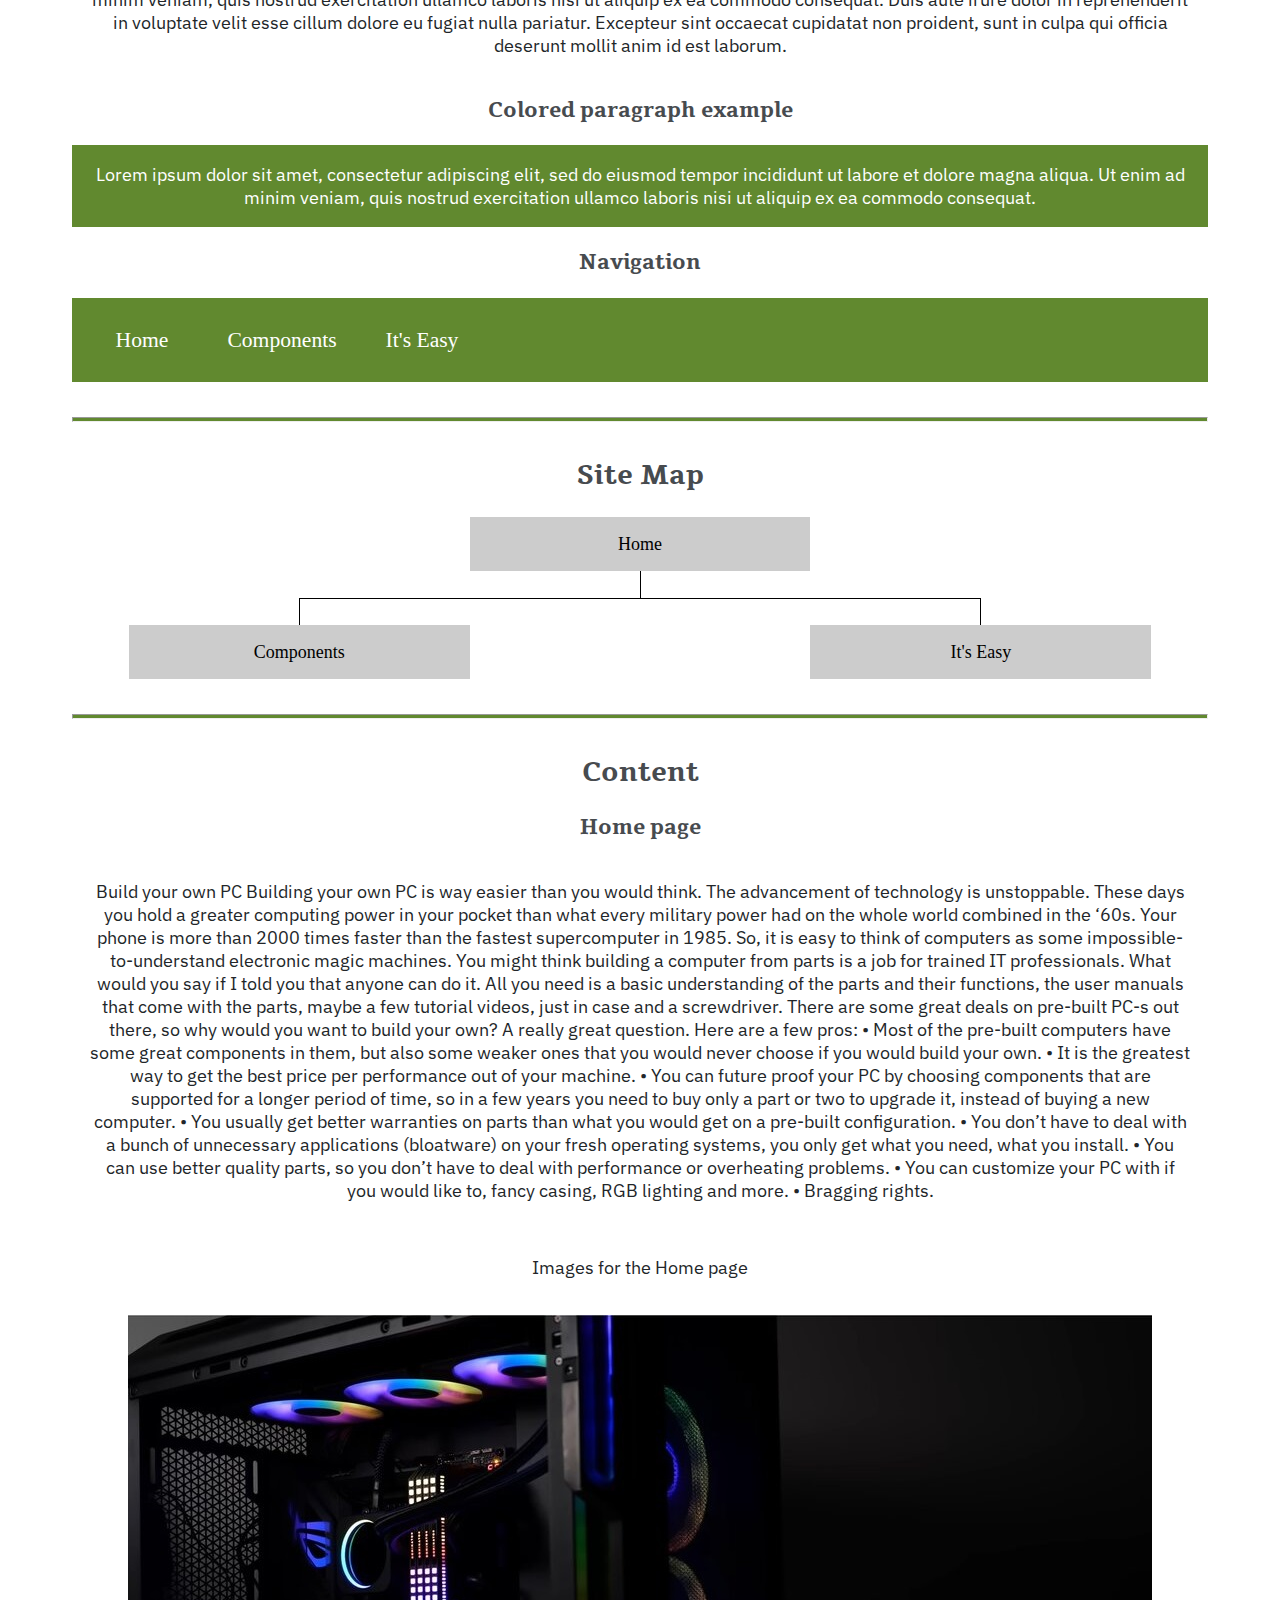
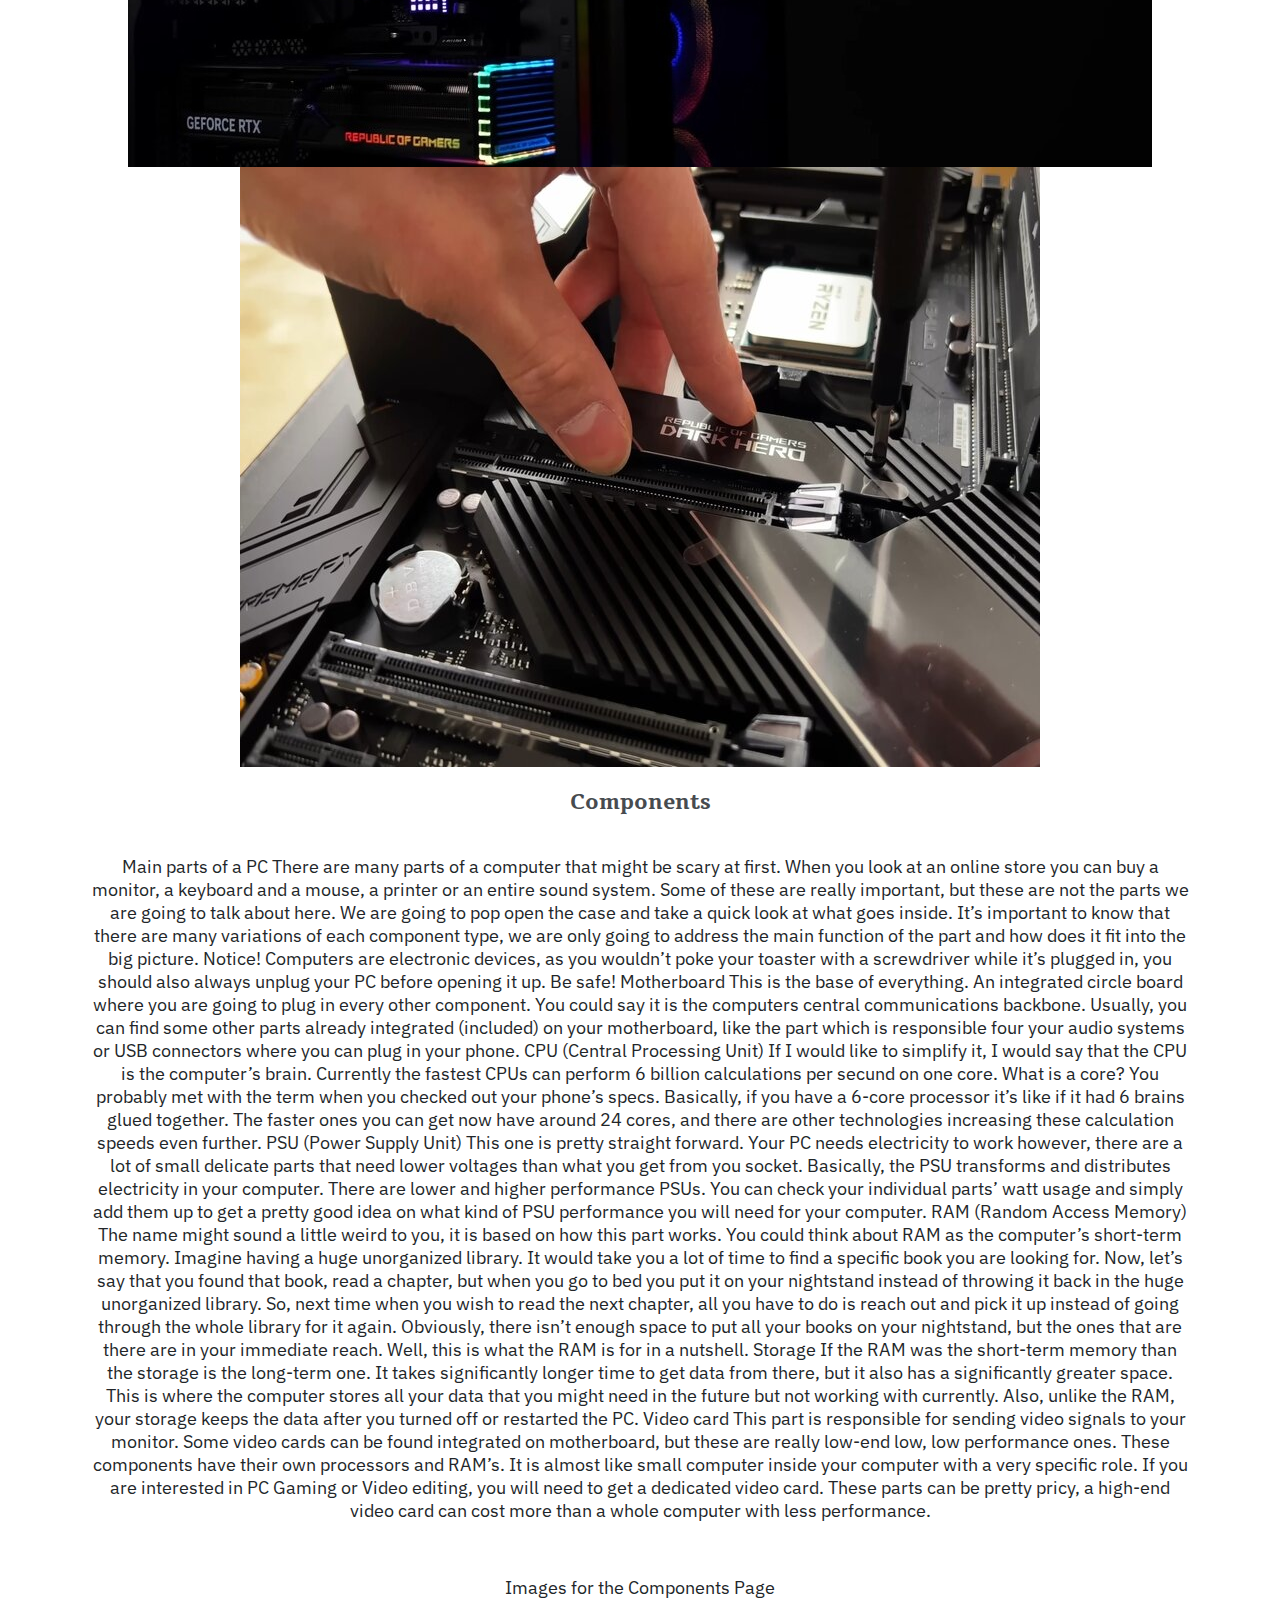
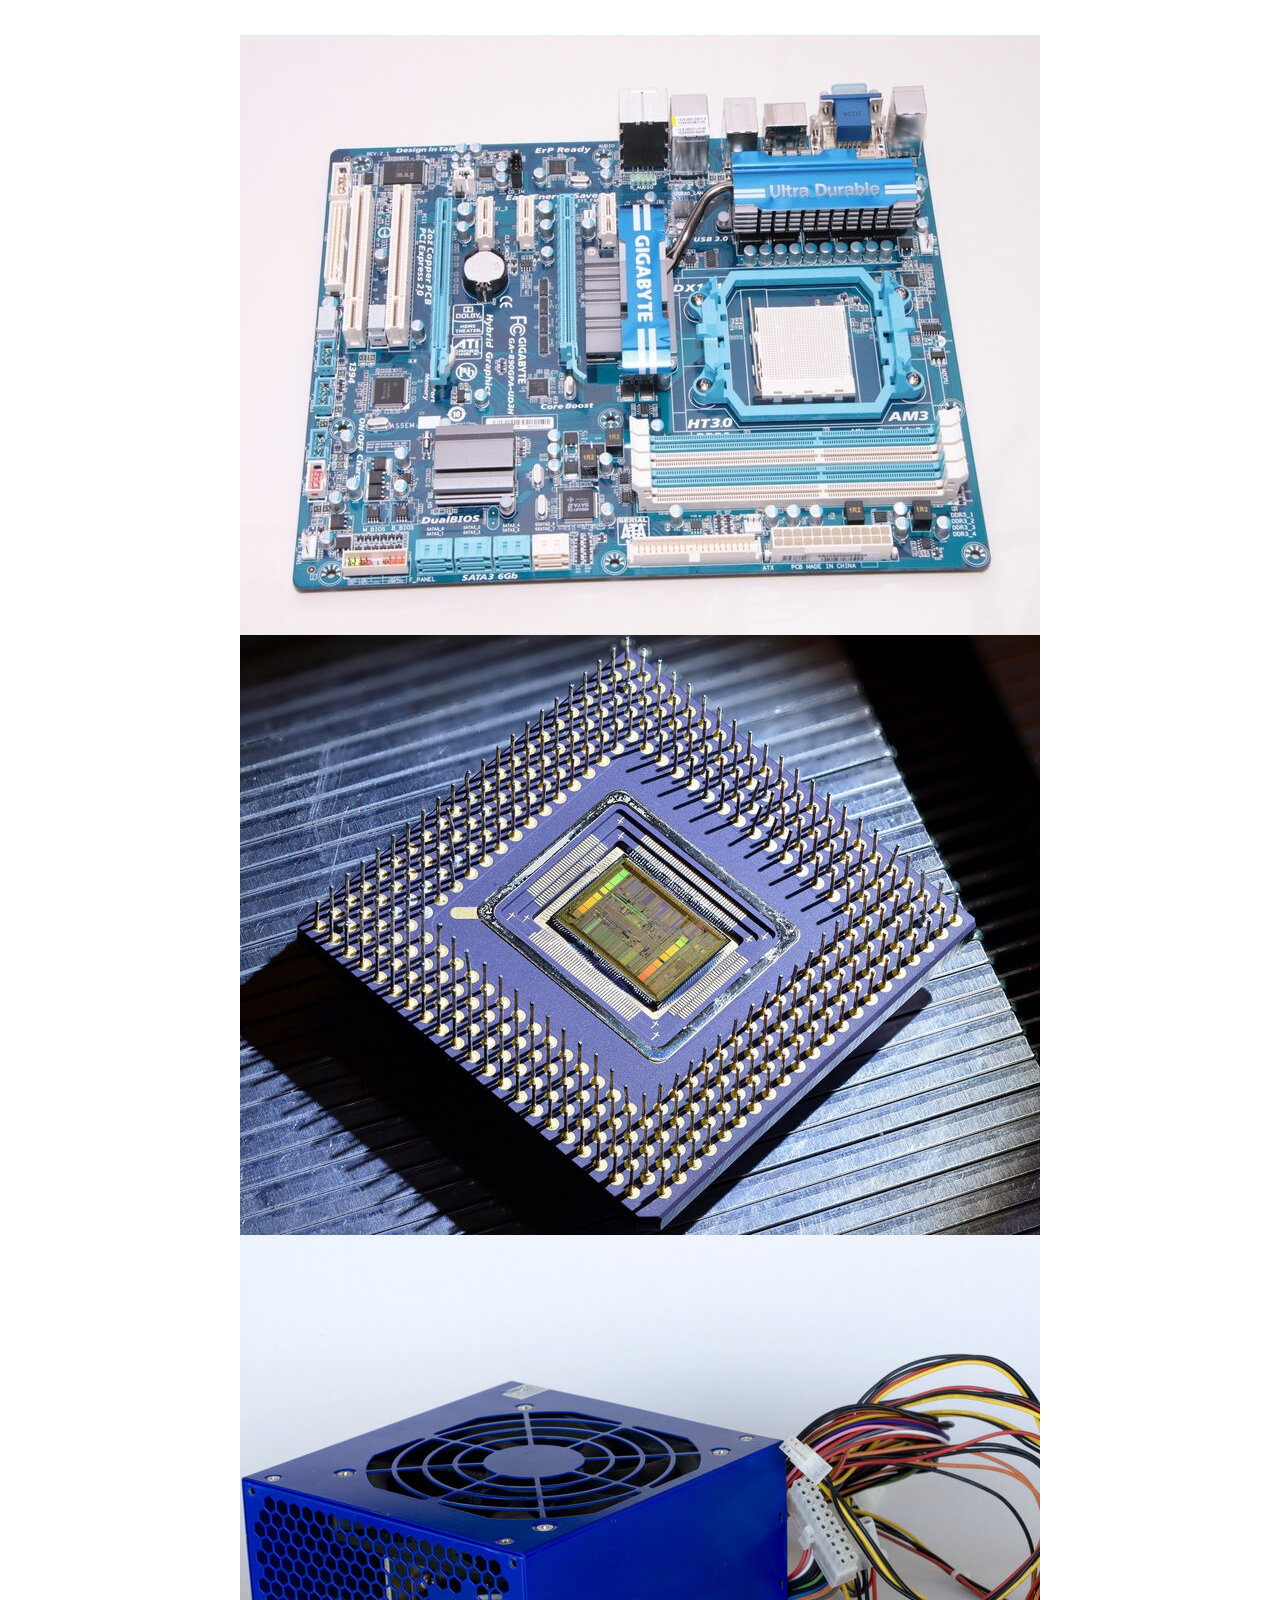
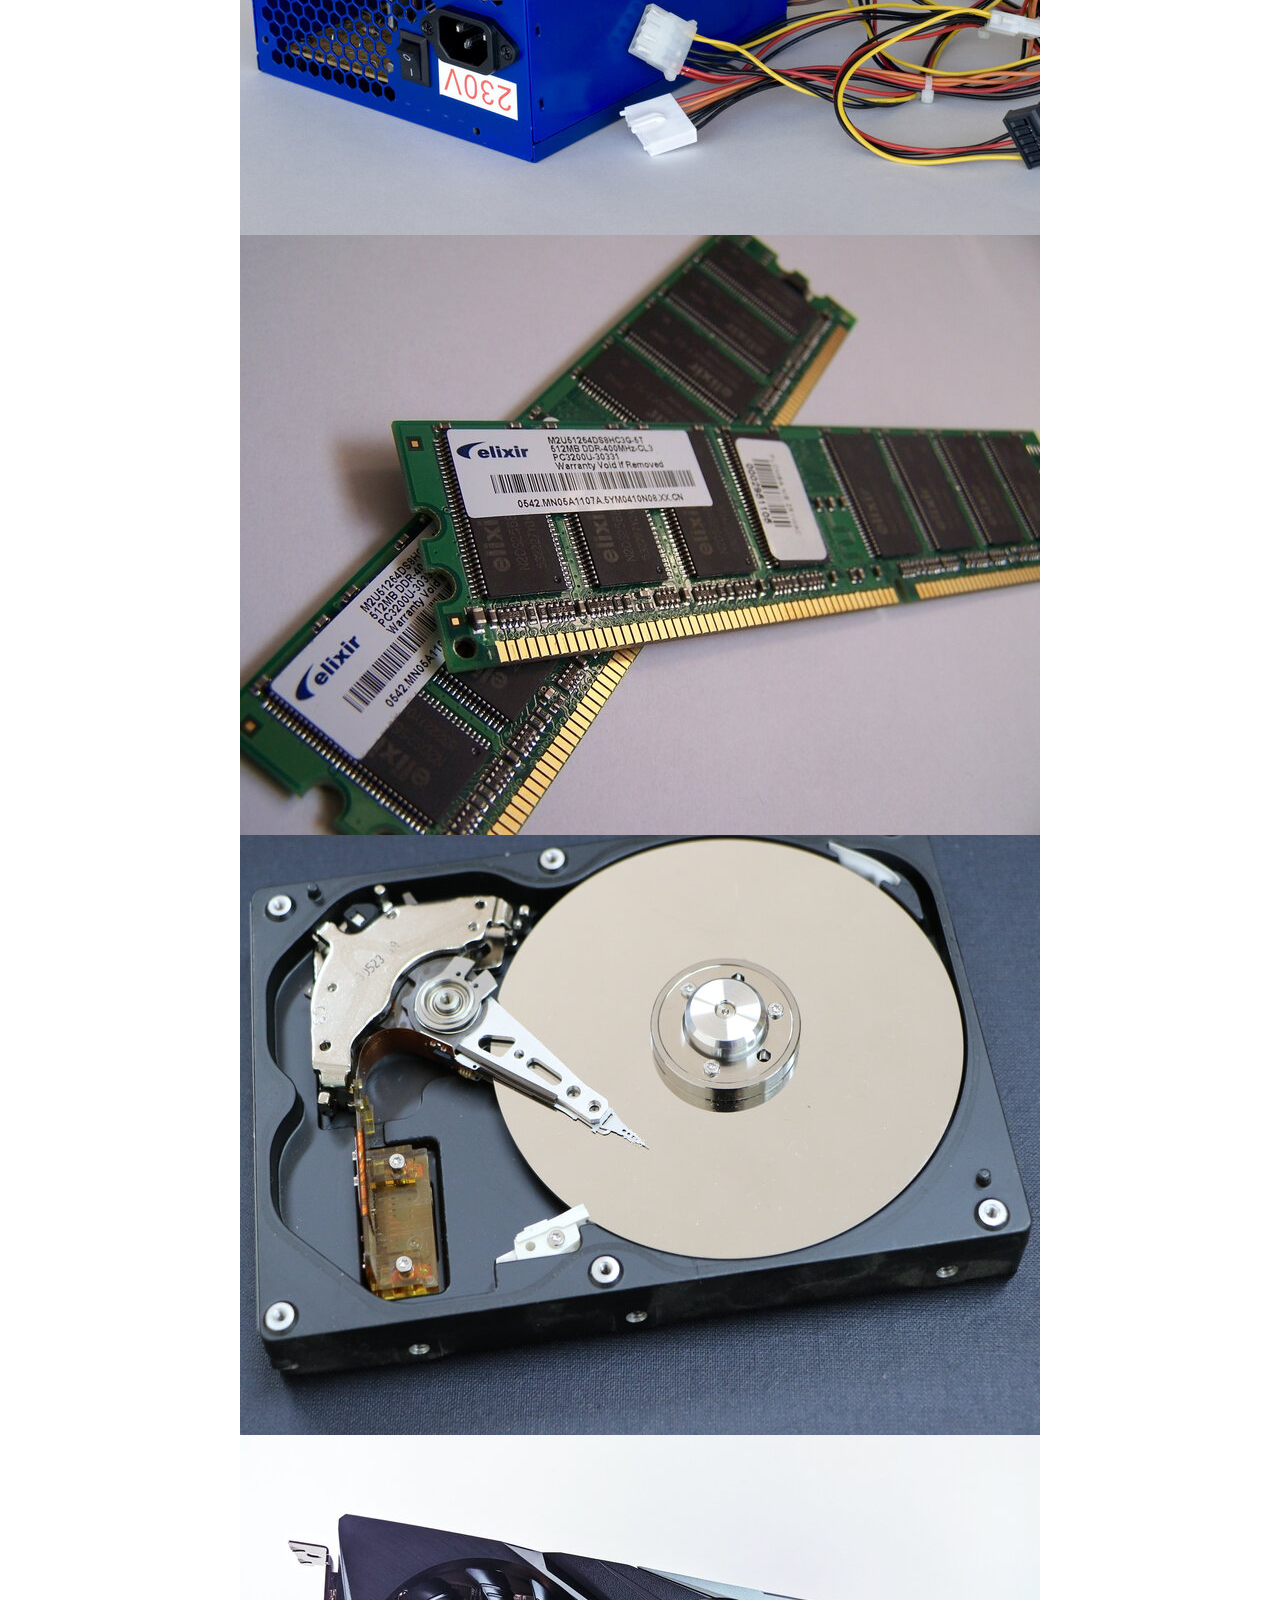
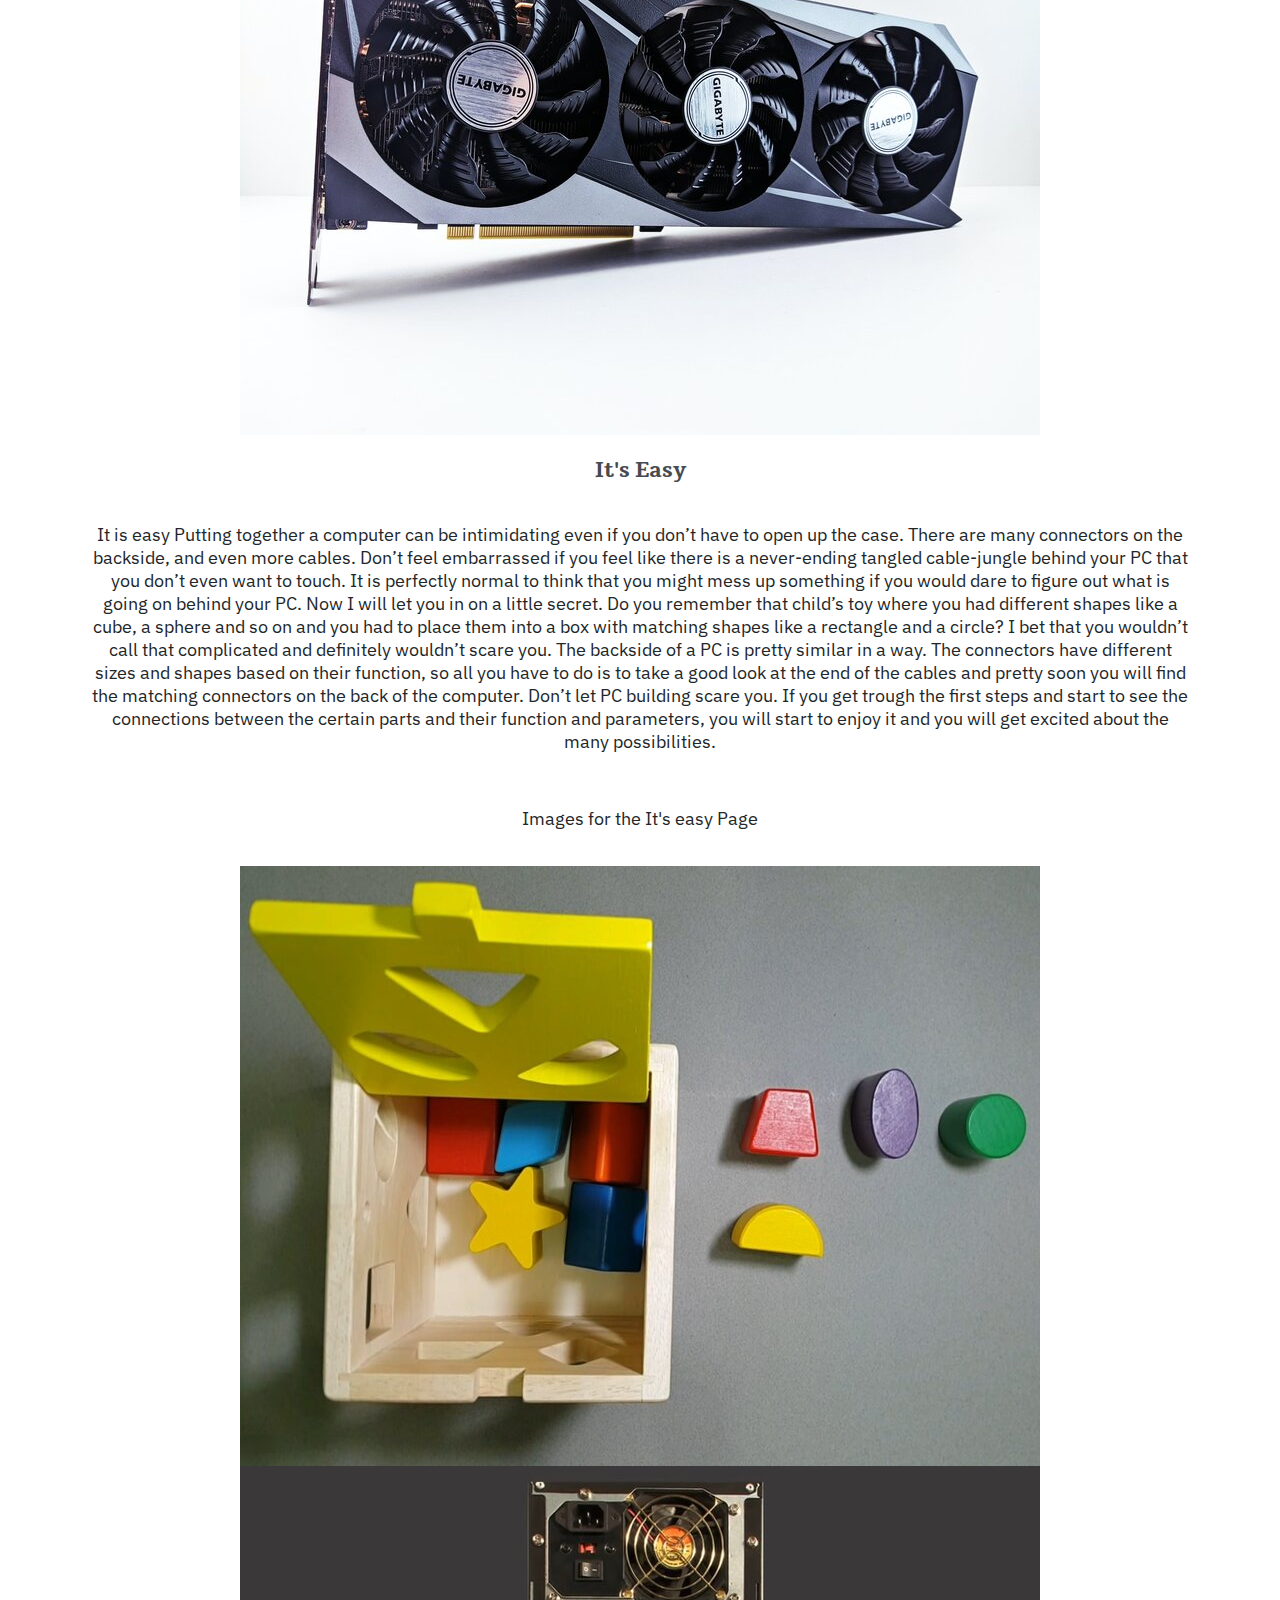
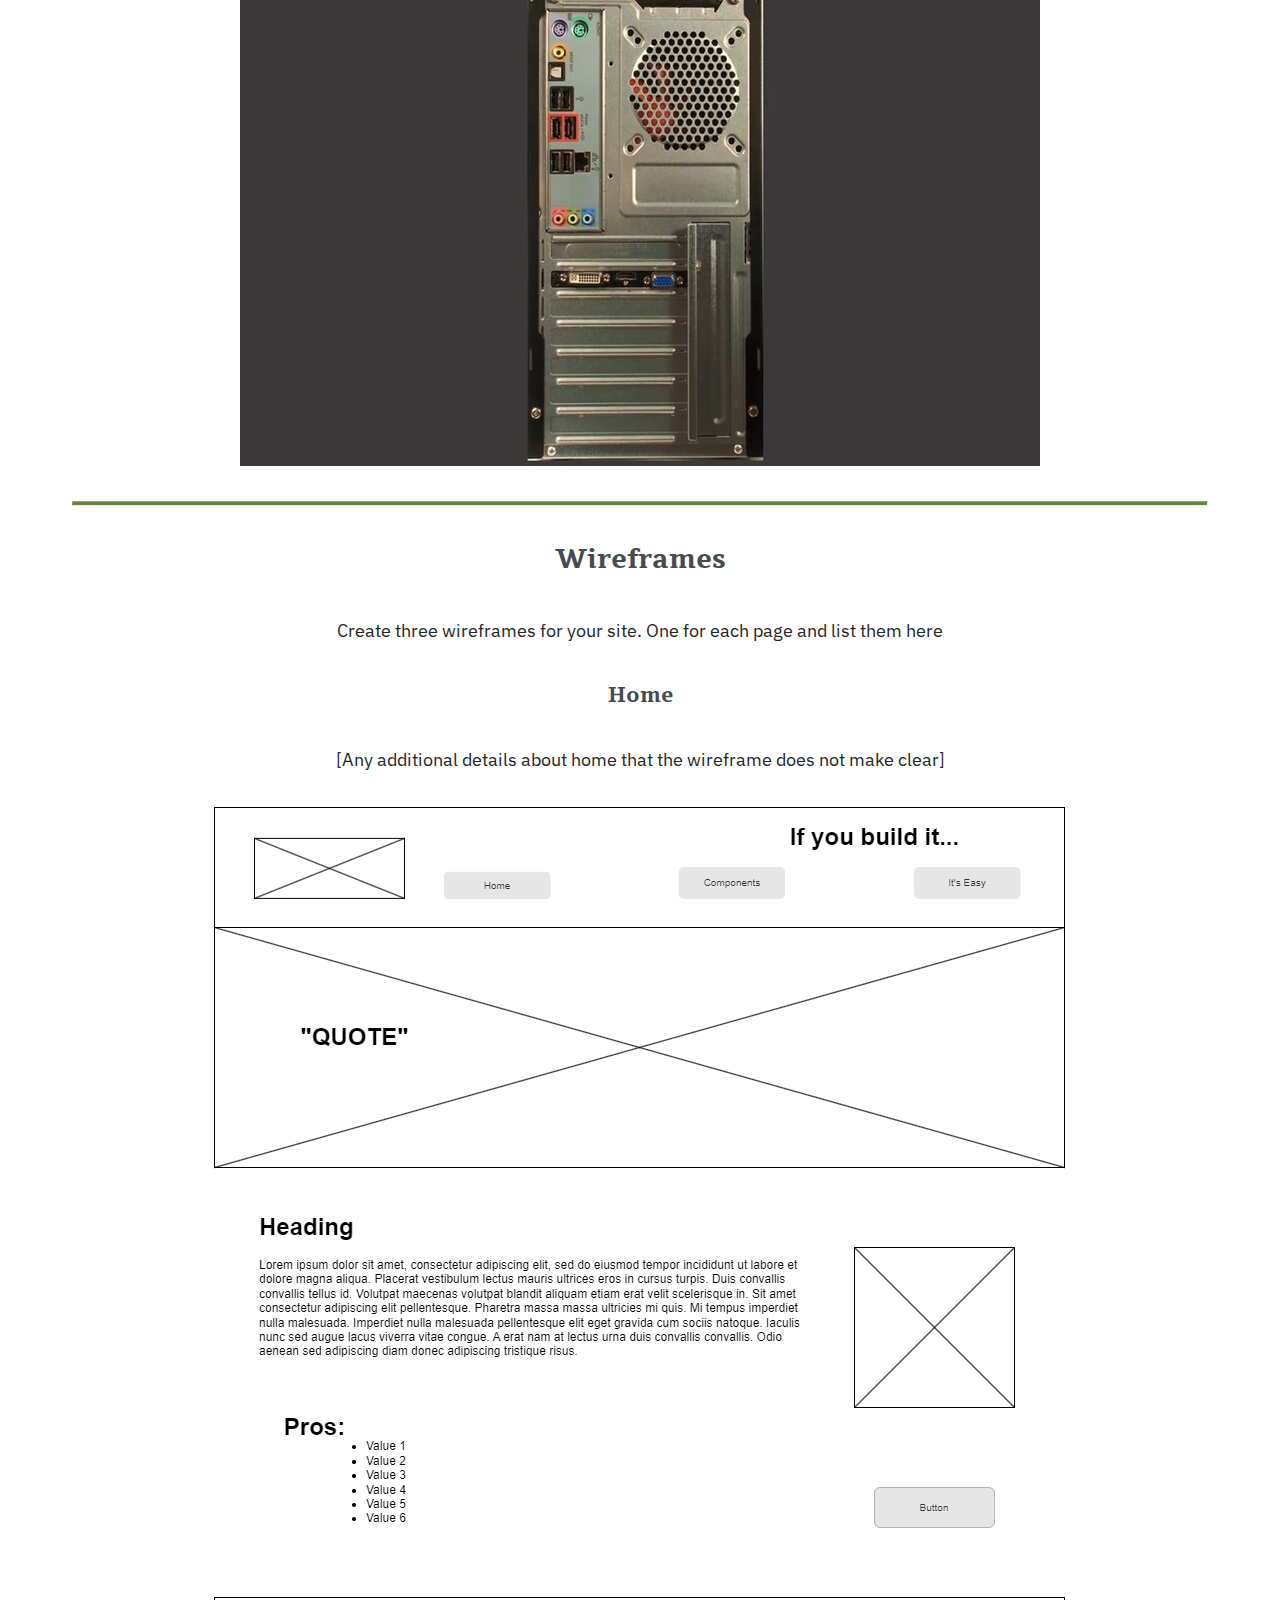
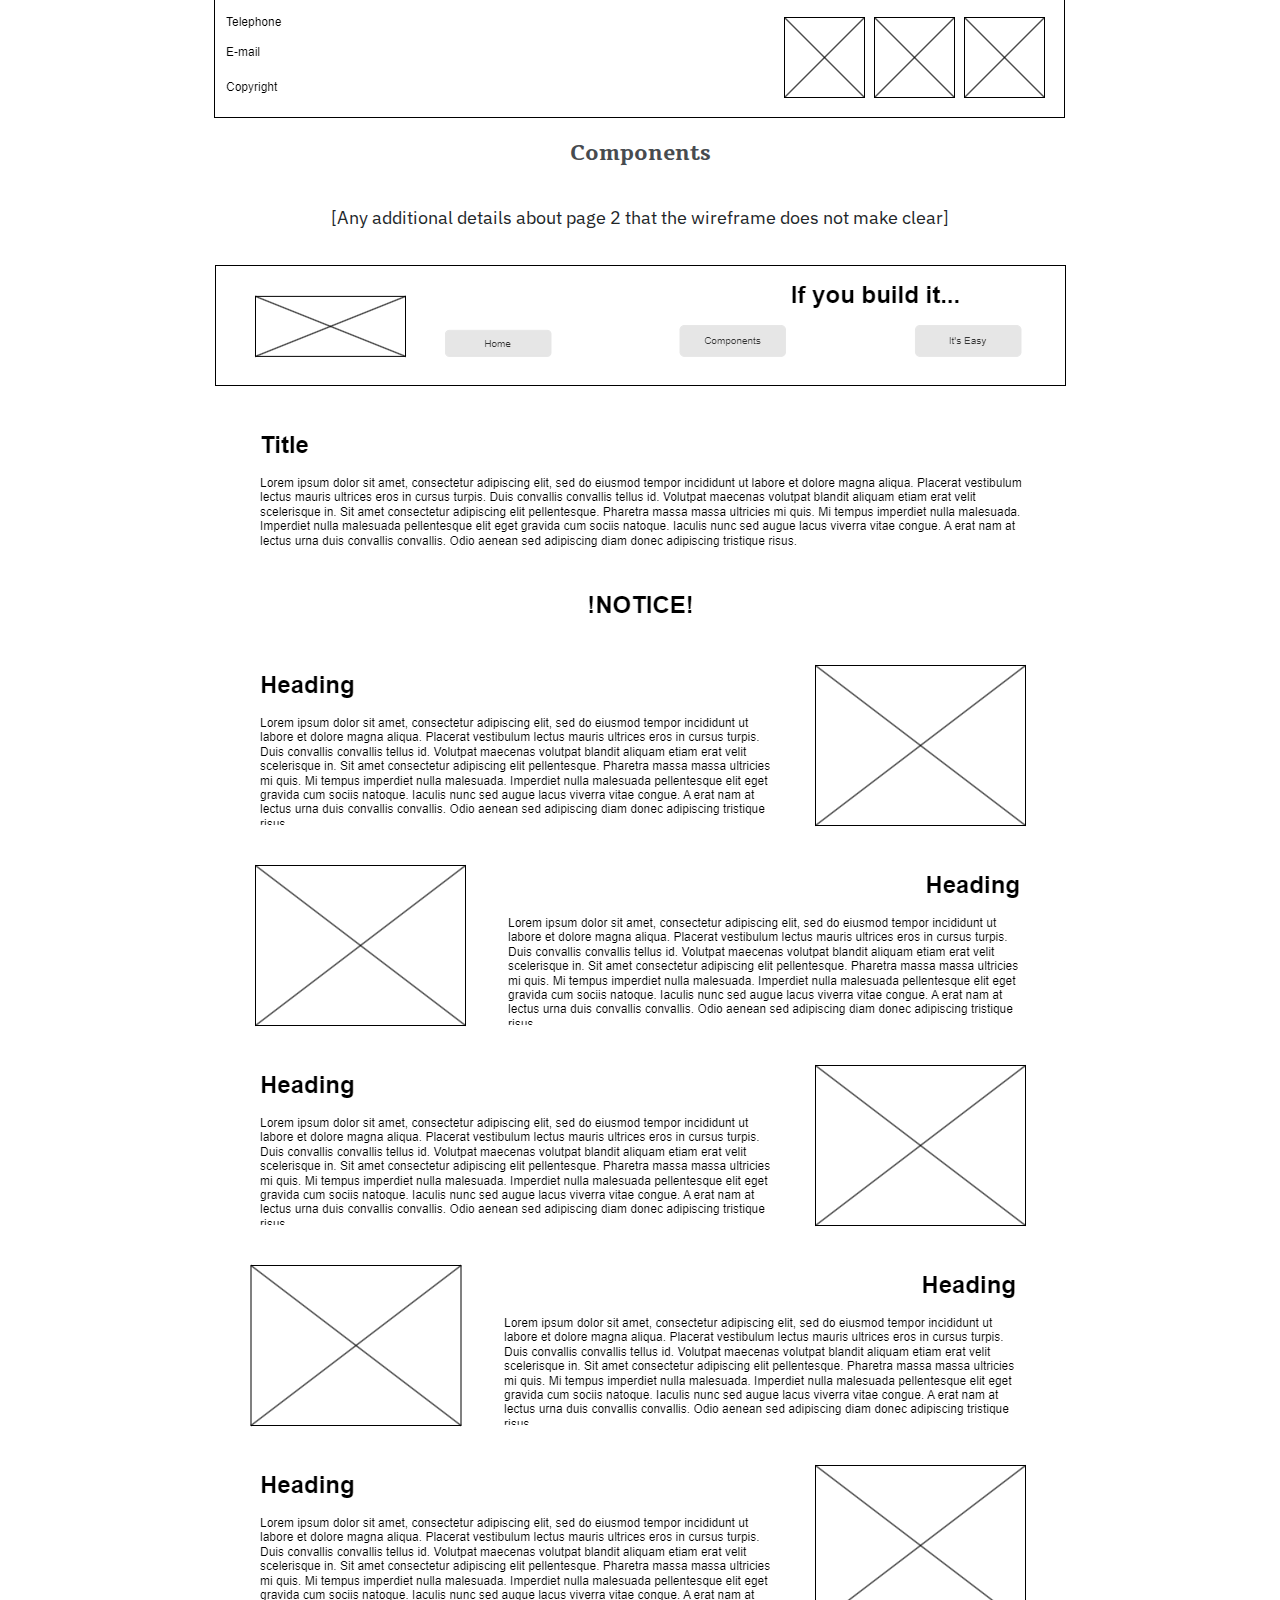
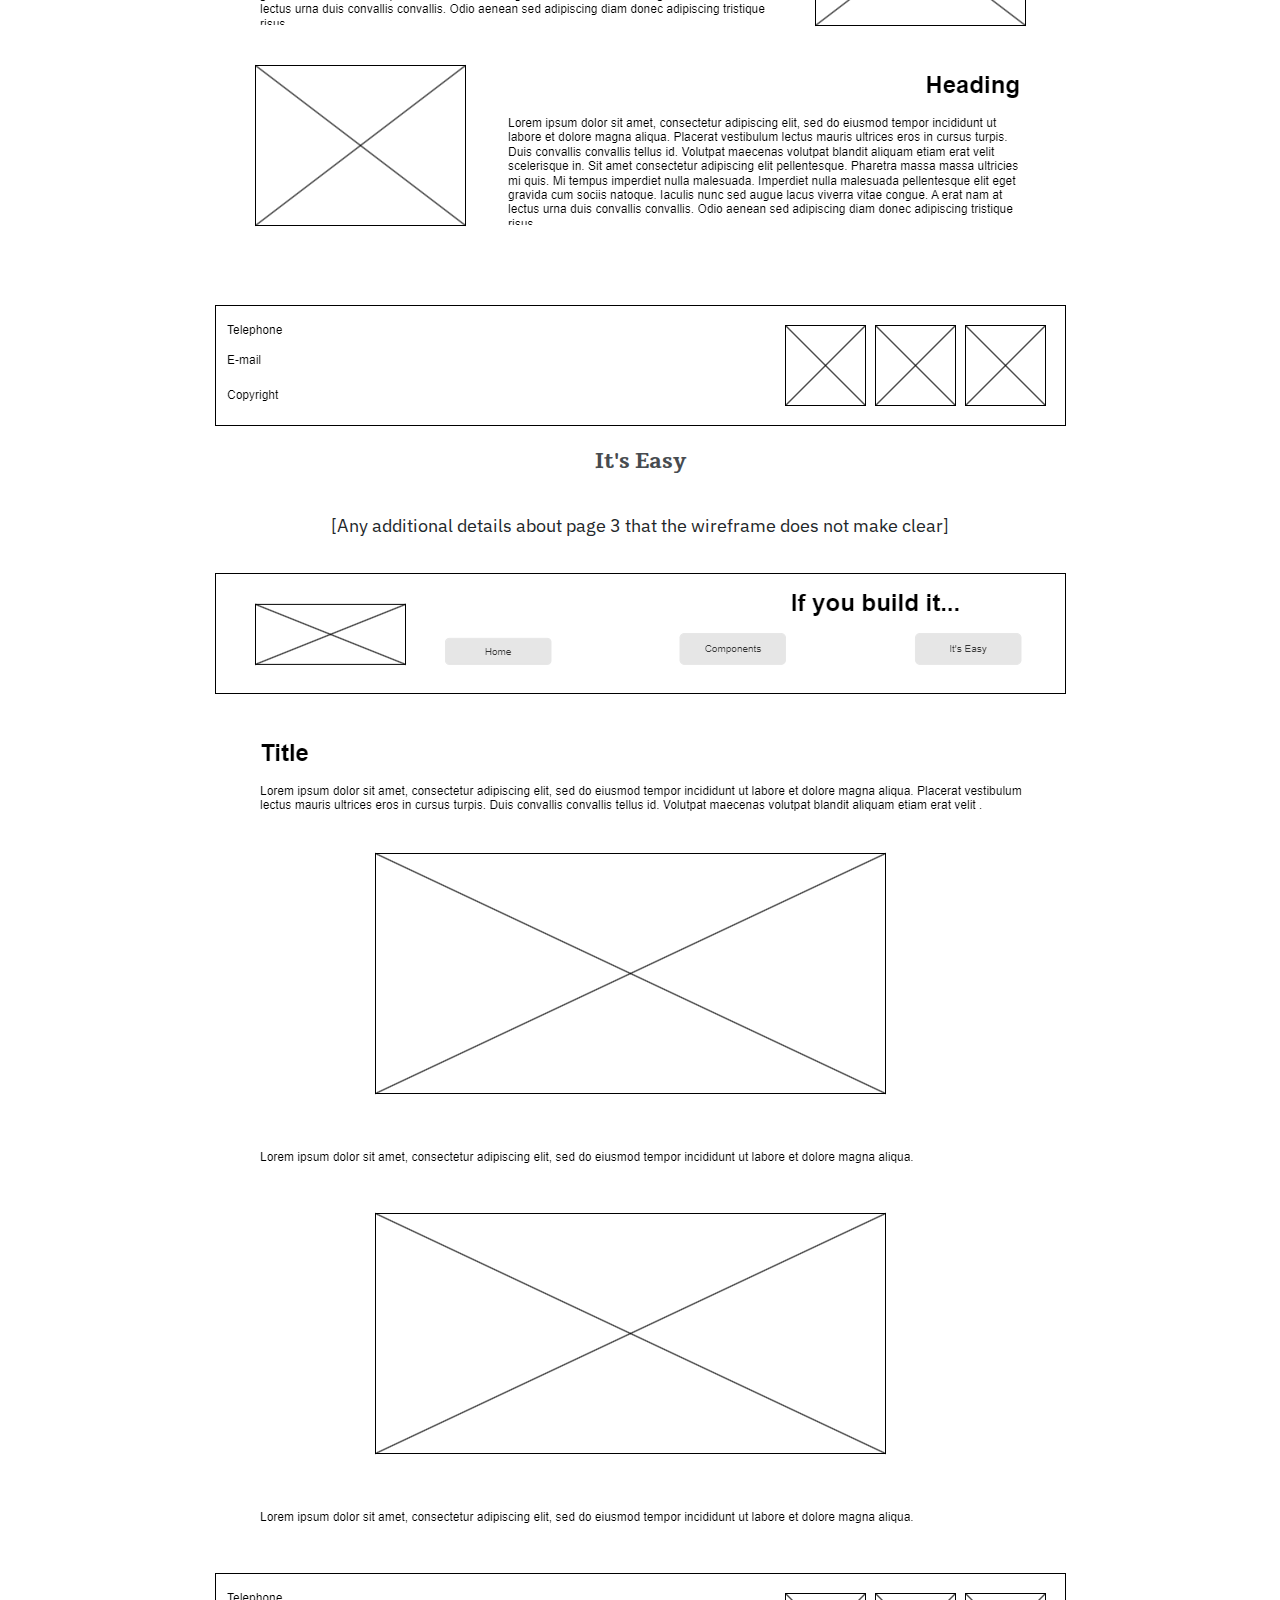
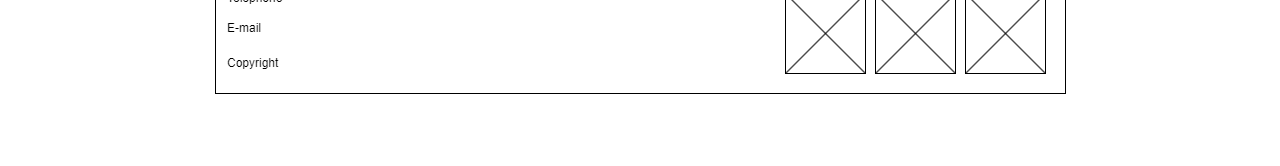
<file: ifyoubuildit/site-plan.html>
<!DOCTYPE html>
<html lang="en-us">
    
  <head>
    <meta charset="utf-8">
    <title>If You Build It Site Plan</title>
    <link type="text/css" rel="stylesheet" href="styles/site-plan.css">
  </head>

  <body>
    <header>
      <h1>If You Build It Site Plan</h1>
      <h2>László T.</h2>
      <h2>WDD 130-10</h2>
      <!-- In the header above, add the name or your site, your name and class number. For example if you are in section 3 you would put WDD 130.03 -->
    </header>
    <main>

      <!-- ------------------------Steps 2-3------------------------------ -->
      <hr>
      <h2>Overview</h2>
      <h3>Purpose</h3>
      <p>The purpose of the site is to introduce people to PC building, show some of the basics and encourage them to start building their own computers.</p>  <!-- change this -->


      <h3>Audience</h3>
      <p>The target audience are those people who are not afraid of trying something new, who never built their own PC-s but interested in it. This who might lack courage, but curious enough to give it a shot.</p>  <!-- change this -->

      <hr>
      <h2>Branding</h2>
      <h3>Website Logo</h3>
      <!-- Replace this with some sort of logo for your site.  A logo can be as simple as the name of your site in a nice font :) -->
      <img src="images/build_logo.png" alt="Logo image">
      <hr>
      <h2>
        Style Guide
      </h2>

      <!-- ------------------------Steps 4-8------------------------------ -->

      <h3>
        Color Palette
      </h3>
      <!--  The colors you choose for a website are one of the most important decisions you will make. Follow the instructions on the activity in iLearn then return and replace the color codes below with the hex color codes (the 6 digit numbers that show at the bottom of each color) for the colors you have chosen below.  You should have at least 2 colors but do not have to fill in all 4 if you do not need them.  -->

      <!-- Copy and paste the URL to your finished palette below Make sure to paste it into both spots -->
      Palette URL: <a href="https://coolors.co/222629-474B4F-61892F-86C232" target="_blank">https://coolors.co/222629-474B4F-61892F-86C232</a>


      <table class="colors">
        <tr><th>Primary</th><th>Secondary</th><th>Accent 1</th><th>Accent 2</th></tr>
        <!-- Replace the numbers in the boxes below with your hex color codes. Then switch to the site-plan.css file and change your colors there as well. -->
        <tr><td class="primary">#222629</td><td class="secondary">#474B4F</td><td class="accent1">#61892F</td><td class="accent2">#86C232</td></tr>
      </table>

      <!-- ------------------------Step 9------------------------------ -->

      <h3>
        Typography
      </h3>
      <!-- Choose a font for your paragraphs (body copy) and headlines. What font(s) have you chosen? Why did you choose what you did?  Make sure to review the list of web safe fonts at W3Schools.org as a starting point.  Think also about which of your colors above you might use for background and font colors. -->

      <h4>
        Heading Font: Tienne  <!-- change this -->
      </h4>
      <h4>
        Paragraph Font: IBM Plex Sans  <!-- change this -->
      </h4>
      <h3>
        Normal paragraph example
      </h3>
      <p>
        Lorem ipsum dolor sit amet, consectetur adipiscing elit, sed do eiusmod tempor incididunt ut labore et dolore magna aliqua. Ut enim ad minim veniam, quis nostrud exercitation ullamco laboris nisi ut aliquip ex ea commodo consequat. Duis aute irure dolor in reprehenderit in voluptate velit esse cillum dolore eu fugiat nulla pariatur. Excepteur sint occaecat cupidatat non proident, sunt in culpa qui officia deserunt mollit anim id est laborum.
      </p>
      <h3>
        Colored paragraph example
      </h3>
      <p class="colored">
        Lorem ipsum dolor sit amet, consectetur adipiscing elit, sed do eiusmod tempor incididunt ut labore et dolore magna aliqua. Ut enim ad minim veniam, quis nostrud exercitation ullamco laboris nisi ut aliquip ex ea commodo consequat. 
      </p>

      <!-- ------------------------Step 10------------------------------ -->

      <h3>
        Navigation
      </h3>
      <!-- Think about how you want your navigation bar to look. In the site-plan.css file change the colors to your colors to get the look you desire. --> 
      <nav>
        <a href="#">Home</a>
        <a href="#">Components</a>
        <a href="#">It's Easy</a>
      </nav>
      <hr>
      <h2>
        Site Map
      </h2>
      <div class="sitemap">
        <div class="sm-home">
          Home
        </div>
        <div class="sm-page2">
          Components <!-- change this -->
        </div>
        <div class="sm-page3">
          It's Easy  <!-- change this -->
        </div>

        <div class="top">
          &nbsp;
        </div>
        <div class="left">
          &nbsp;
        </div>
        <div class="right">
          &nbsp;
        </div>

      </div>

      <!-- --------Content Section -------------- -->
      <hr>
      <h2>
        Content
      </h2>
      <h3>Home page</h3>
      <p>
        Build your own PC
        Building your own PC is way easier than you would think. The advancement of technology is unstoppable. These days you hold a greater computing power in your pocket than what every military power had on the whole world combined in the ‘60s. Your phone is more than 2000 times faster than the fastest supercomputer in 1985. So, it is easy to think of computers as some impossible-to-understand electronic magic machines.  
        You might think building a computer from parts is a job for trained IT professionals. What would you say if I told you that anyone can do it. All you need is a basic understanding of the parts and their functions, the user manuals that come with the parts, maybe a few tutorial videos, just in case and a screwdriver.
        There are some great deals on pre-built PC-s out there, so why would you want to build your own? A really great question. Here are a few pros:
        •	Most of the pre-built computers have some great components in them, but also some weaker ones that you would never choose if you would build your own.
        •	It is the greatest way to get the best price per performance out of your machine.
        •	You can future proof your PC by choosing components that are supported for a longer period of time, so in a few years you need to buy only a part or two to upgrade it, instead of buying a new computer. 
        •	You usually get better warranties on parts than what you would get on a pre-built configuration. 
        •	You don’t have to deal with a bunch of unnecessary applications (bloatware) on your fresh operating systems, you only get what you need, what you install. 
        •	You can use better quality parts, so you don’t have to deal with performance or overheating problems.
        •	You can customize your PC with if you would like to, fancy casing, RGB lighting and more.
        •	Bragging rights.
      </p>
      <p>Images for the Home page</p>
        <img src="images\hero.jpg" alt="image for homepage">
        <img src="images/build.jpg" alt="image for homepage">

      </ul>
      <h3>Components</h3>
      <p>
        Main parts of a PC
        There are many parts of a computer that might be scary at first. When you look at an online store you can buy a monitor, a keyboard and a mouse, a printer or an entire sound system. Some of these are really important, but these are not the parts we are going to talk about here. We are going to pop open the case and take a quick look at what goes inside. It’s important to know that there are many variations of each component type, we are only going to address the main function of the part and how does it fit into the big picture.
        Notice! Computers are electronic devices, as you wouldn’t poke your toaster with a screwdriver while it’s plugged in, you should also always unplug your PC before opening it up. Be safe!
        
        Motherboard
        This is the base of everything. An integrated circle board where you are going to plug in every other component. You could say it is the computers central communications backbone. Usually, you can find some other parts already integrated (included) on your motherboard, like the part which is responsible four your audio systems or USB connectors where you can plug in your phone.
        CPU (Central Processing Unit)
        If I would like to simplify it, I would say that the CPU is the computer’s brain. Currently the fastest CPUs can perform 6 billion calculations per secund on one core. What is a core? You probably met with the term when you checked out your phone’s specs. Basically, if you have a 6-core processor it’s like if it had 6 brains glued together. The faster ones you can get now have around 24 cores, and there are other technologies increasing these calculation speeds even further.
        PSU (Power Supply Unit)
        This one is pretty straight forward. Your PC needs electricity to work however, there are a lot of small delicate parts that need lower voltages than what you get from you socket. Basically, the PSU transforms and distributes electricity in your computer. There are lower and higher performance PSUs. You can check your individual parts’ watt usage and simply add them up to get a pretty good idea on what kind of PSU performance you will need for your computer.
        RAM (Random Access Memory)
        The name might sound a little weird to you, it is based on how this part works. You could think about RAM as the computer’s short-term memory. Imagine having a huge unorganized library. It would take you a lot of time to find a specific book you are looking for. Now, let’s say that you found that book, read a chapter, but when you go to bed you put it on your nightstand instead of throwing it back in the huge unorganized library. So, next time when you wish to read the next chapter, all you have to do is reach out and pick it up instead of going through the whole library for it again. Obviously, there isn’t enough space to put all your books on your nightstand, but the ones that are there are in your immediate reach. Well, this is what the RAM is for in a nutshell.
        Storage
        If the RAM was the short-term memory than the storage is the long-term one. It takes significantly longer time to get data from there, but it also has a significantly greater space. This is where the computer stores all your data that you might need in the future but not working with currently. Also, unlike the RAM, your storage keeps the data after you turned off or restarted the PC.
        Video card
        This part is responsible for sending video signals to your monitor. Some video cards can be found integrated on motherboard, but these are really low-end low, low performance ones. These components have their own processors and RAM’s. It is almost like small computer inside your computer with a very specific role. If you are interested in PC Gaming or Video editing, you will need to get a dedicated video card. These parts can be pretty pricy, a high-end video card can cost more than a whole computer with less performance. 
      </p>
      <p>Images for the Components Page</p>
        <img src="images/motherboard.jpg" alt="image for components">
        <img src="images/cpu.jpg" alt="image for components">
        <img src="images/psu.jpg" alt="image for components">
        <img src="images/ram.jpg" alt="image for components">
        <img src="images/hdd.jpg" alt="image for components">
        <img src="images/vga.jpg" alt="image for components">

      </ul>
      <h3>It's Easy</h3>
      <p>
        It is easy
        Putting together a computer can be intimidating even if you don’t have to open up the case. There are many connectors on the backside, and even more cables. Don’t feel embarrassed if you feel like there is a never-ending tangled cable-jungle behind your PC that you don’t even want to touch. It is perfectly normal to think that you might mess up something if you would dare to figure out what is going on behind your PC. Now I will let you in on a little secret. 
        Do you remember that child’s toy where you had different shapes like a cube, a sphere and so on and you had to place them into a box with matching shapes like a rectangle and a circle? I bet that you wouldn’t call that complicated and definitely wouldn’t scare you.
        
        The backside of a PC is pretty similar in a way. The connectors have different sizes and shapes based on their function, so all you have to do is to take a good look at the end of the cables and pretty soon you will find the matching connectors on the back of the computer. 
        
        Don’t let PC building scare you. If you get trough the first steps and start to see the connections between the certain parts and their function and parameters, you will start to enjoy it and you will get excited about the many possibilities.  
        
     </p>
      <p>Images for the It's easy Page</p>
        <img src="images/easy_shapegame.jpg" alt="image for It's easy">
        <img src="images/easy_backpanel.jpg" alt="image for It's easy">

      </ul>
      <hr>
      <h2>
        Wireframes
      </h2>
      <p>
        Create three wireframes for your site. One for each page and list them here</p>

      <h3>Home</h3>
      <p>         
        [Any additional details about home that the wireframe does not make clear]
      </p>
      <img src="images/Home.png" alt="home page wireframe">

      <h3>Components</h3>
      <p>         
        [Any additional details about page 2 that the wireframe does not make clear]
      </p>
      <img src="images/Components.png" alt="components page wireframe">

      <h3>It's Easy</h3>
      <p>         
        [Any additional details about page 3 that the wireframe does not make clear]
      </p>
      <img src="images/It's Easy.png" alt="it's easy page wireframe">
    </main>
  </body>

</html>
</file>
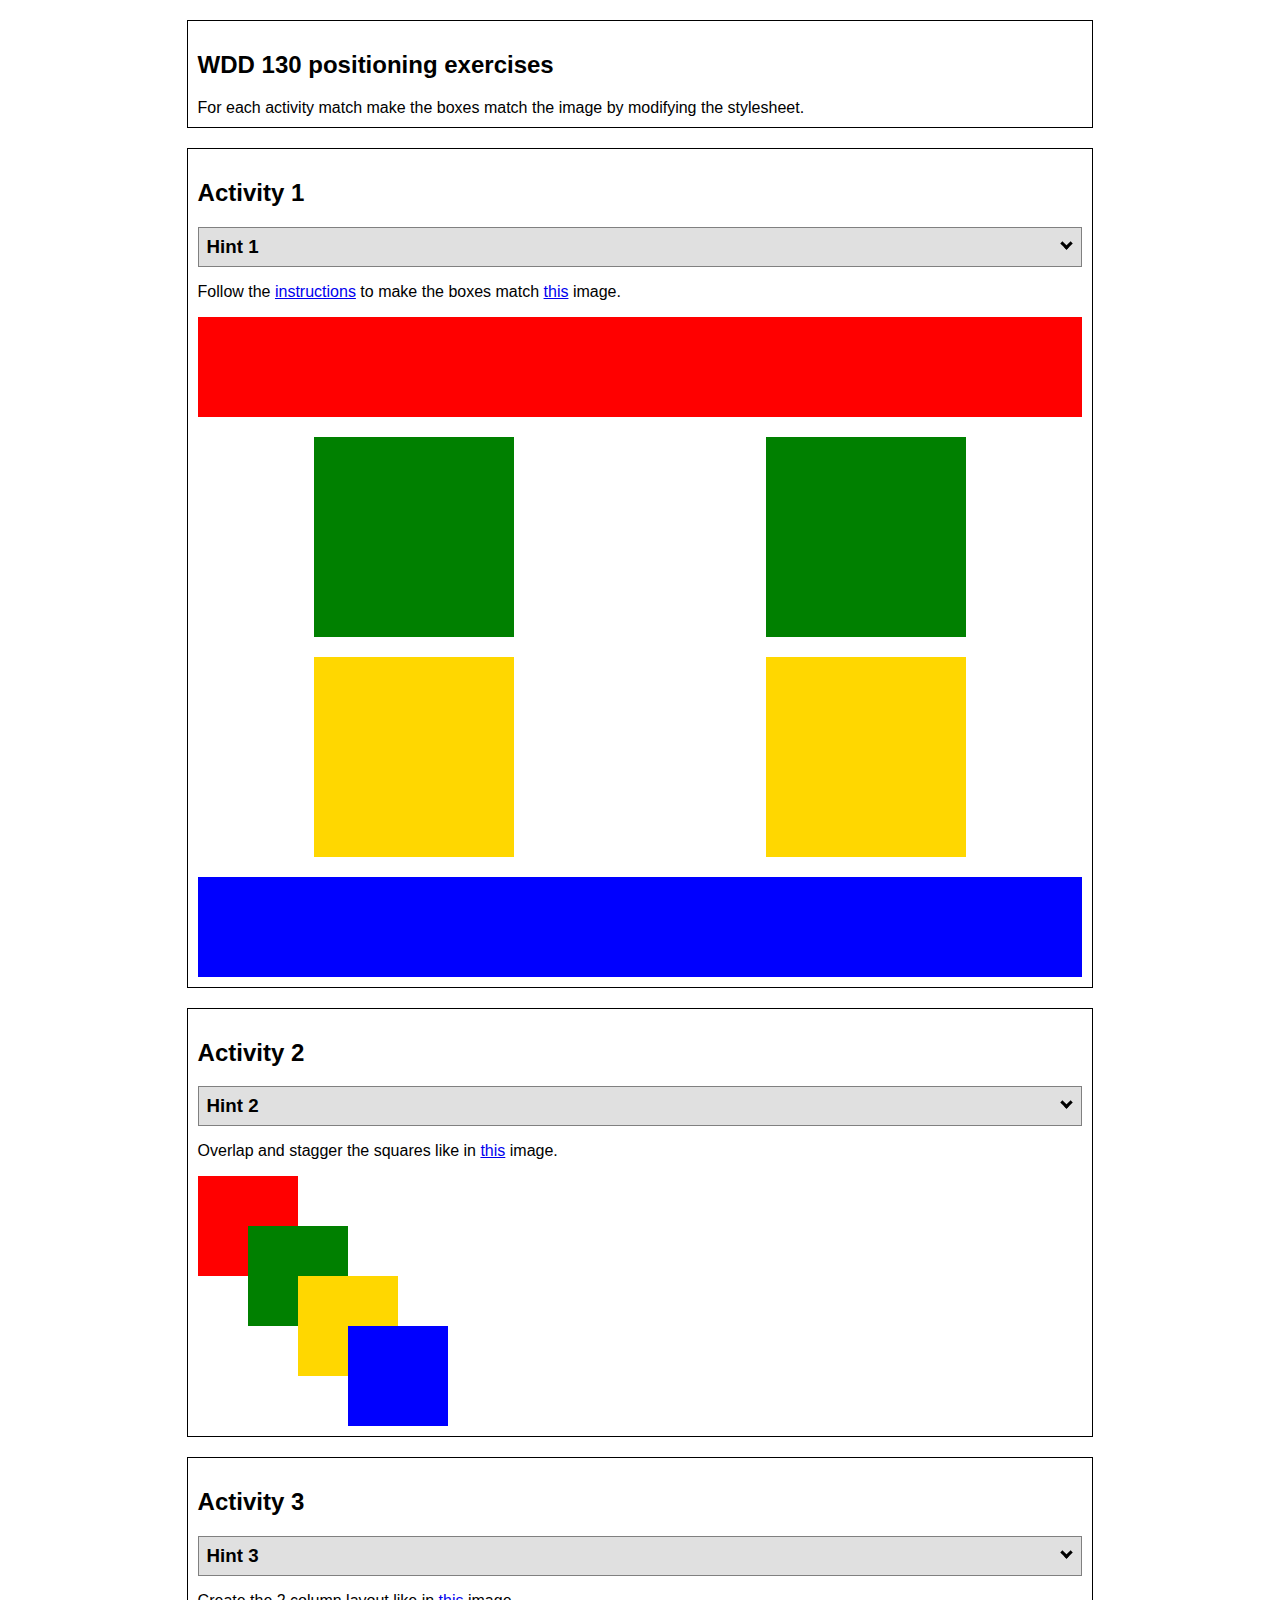
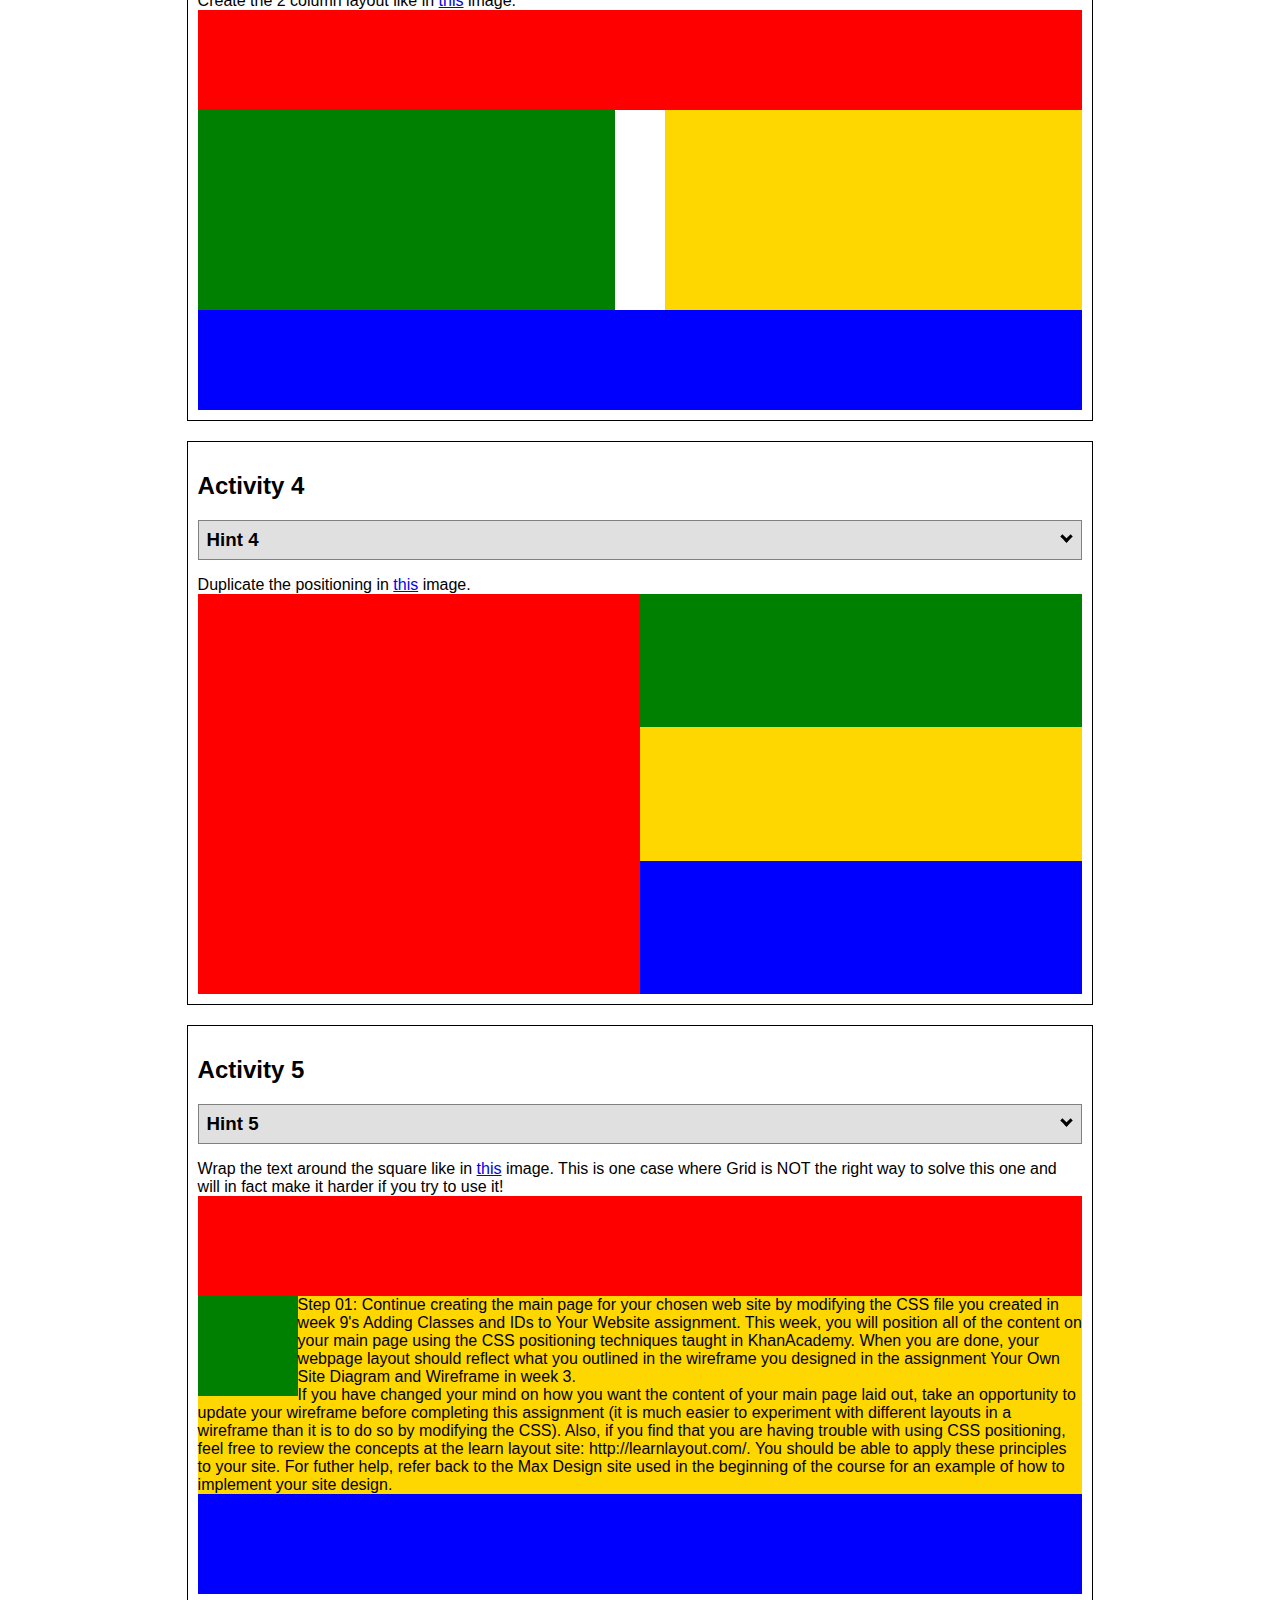
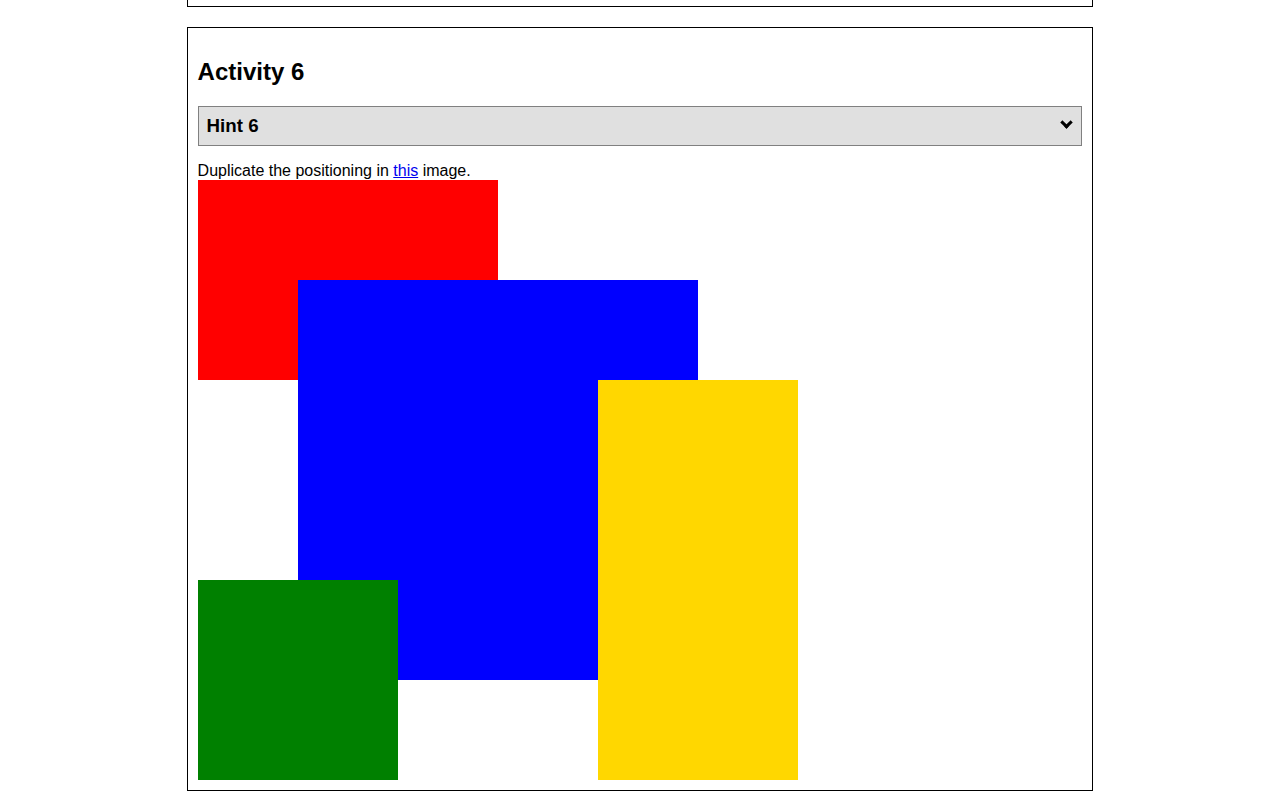
<file: positioning/positioning.html>
<!DOCTYPE html>
<html lang="en">
  <head>
    <!-- HTML - Name: positioning.html -->
    <title>Positioning Activity</title>
    <link rel="stylesheet" type="text/css" href="positionstyles.css" />
  </head>
  <body>
    <div class="activity">
      <h2>WDD 130 positioning exercises</h2>
      For each activity match make the boxes match the image by modifying the stylesheet.</div>
    <div class="activity">
      <h2>Activity 1</h2>
      <section class="hint"><input type="checkbox" ><i></i> <h3>Hint 1</h3><div><p>Check out the <a href="https://byui-wdd.github.io/wdd130/activities/w06-css-positioning.html" target="_blank">activity instructions</a> in Ilearn!</p></div></section>
      <p>Follow the <a href="https://byui-wdd.github.io/wdd130/activities/w06-css-positioning.html" target="_blank">instructions</a> to make the boxes match  <a href="https://byui-wdd.github.io/wdd130/images/example1.png" target="_blank">this</a> image.</p>
      <div class="content1" >
        <div class="red1" ></div>
        <div class="green1" ></div>
        <div class="green1" ></div>
        <div class="yellow1"></div>
        <div class="yellow1"></div>
        <div class="blue1"></div>
      </div>
    </div>
    <div class="activity">
      <h2>Activity 2</h2>
      <section class="hint"><input type="checkbox" > <h3>Hint 2</h3><i></i><div>
      <ul>
      <li>grid-template-columns: 50px 50px 50px 50px 50px </li></ul></div></section>
      <p>Overlap and stagger the squares like in <a href="https://byui-wdd.github.io/wdd130/images/example2.png" target="_blank">this</a> image.</p>
      <div class="content2" >
        <div class="red2" ></div>
        <div class="green2" ></div>
        <div class="yellow2"></div>
        <div class="blue2"></div>
      </div>
    </div>
    <div class="activity">
      <h2>Activity 3</h2>
      <section class="hint"><input type="checkbox" > <h3>Hint 3</h3><i></i><div><p>This one is going to be best solved with CSS Grid. Remember to make the boxes the right width first...then start moving them around. </p><h4>Properties used:</h4><ul><li>display:grid;</li><li>grid-template-columns:</li><li>grid-column-gap:</li>
        <li>grid-column:</li>  </ul></div></section>
      Create the 2 column layout like in <a href="https://byui-wdd.github.io/wdd130/images/example3.png" target="_blank">this</a>  image.
      <div class="content3" >
        <div class="red3" ></div>
        <div class="green3" ></div>
        <div class="yellow3"></div>
        <div class="blue3"></div>
      </div>
    </div>
    <div class="activity">
      <h2>Activity 4</h2>
      <section class="hint"><input type="checkbox" > <h3>Hint 4</h3><i></i><div><p>For the others we have been primarily concerned with width. For this one you will need to adjust height as well. </p><h4>Properties used:</h4><ul><li>display:grid;</li><li>grid-template-columns:</li><li>grid-row:</li></ul></div></section>
      Duplicate the positioning in <a href="https://byui-wdd.github.io/wdd130/images/example4.png" target="_blank">this</a> image. 
      <div class="content4" >
        <div class="red4" ></div>
        <div class="green4" ></div>
        <div class="yellow4"></div>
        <div class="blue4"></div>
      </div>
    </div>

    <div class="activity">
      <h2>Activity 5</h2>
      <section class="hint"><input type="checkbox" > <h3>Hint 5</h3><i></i><div><p>Grid is <strong>not</strong> the right way to do this.  In fact there is only one way to really do that...and that is with float. Remember that we float the thing we want the text to wrap around.  Also remember to start by making all the shapes the right size and shape.</p><h4>Properties used:</h4><ul><li>float: left;</li></ul></div></section>
      Wrap the text around the square like in <a href="https://byui-wdd.github.io/wdd130/images/example5.png" target="_blank">this</a> image. This is one case where Grid is NOT the right way to solve this one and will in fact make it harder if you try to use it!
      <div class="content5" >
        <div class="red5" ></div>
        <div class="green5" ></div>
        <div class="yellow5">Step 01: Continue creating the main page for your chosen web site by modifying the CSS file you created in week 9's Adding Classes and IDs to Your Website assignment. This week, you will position all of the content on your main page using the CSS positioning techniques taught in KhanAcademy. When you are done, your webpage layout should reflect what you outlined in the wireframe you designed in the assignment Your Own Site Diagram and Wireframe in week 3. <br />
          If you have changed your mind on how you want the content of your main page laid out, take an opportunity to update your wireframe before completing this assignment (it is much easier to experiment with different layouts in a wireframe than it is to do so by modifying the CSS). Also, if you find that you are having trouble with using CSS positioning, feel free to review the concepts at the learn layout site: http://learnlayout.com/. You should be able to apply these principles to your site. For futher help, refer back to the Max Design site used in the beginning of the course for an example of how to implement your site design.</div>
        <div class="blue5"></div>
      </div>
    </div>
    <div class="activity">
      <h2>Activity 6</h2>
      <section class="hint"><input type="checkbox" > <h3>Hint 6</h3><i></i><div><p>This one is all about visualizing the grid behind the layout. If you are having a hard time doing that first: all the sizes are even multiples of 100, and second here is another example with the lines drawn: <a href="https://byui-wdd.github.io/wdd130/images/example6-hint.png" target="_blank">example 6 with lines</a>. For this one you will find it easiest if you use px for the column width. You can also use <kbd>z-index</kbd> to control the element layering.    </p><h4>Properties used:</h4><ul><li>display:grid;</li><li>grid-template-columns:</li><li>grid-column:</li><li>grid-row:</li><li><a href="https://www.w3schools.com/cssref/pr_pos_z-index.asp" target="_blank">z-index:</a></li></ul></div></section>
      Duplicate the positioning in <a href="https://byui-wdd.github.io/wdd130/images/example6.png" target="_blank">this</a> image.
      <div class="content6" >
        <div class="red6" ></div>
        <div class="green6" ></div>
        <div class="yellow6"></div>
        <div class="blue6"></div>
      </div>
    </div>
  </body>
</html>
</file>
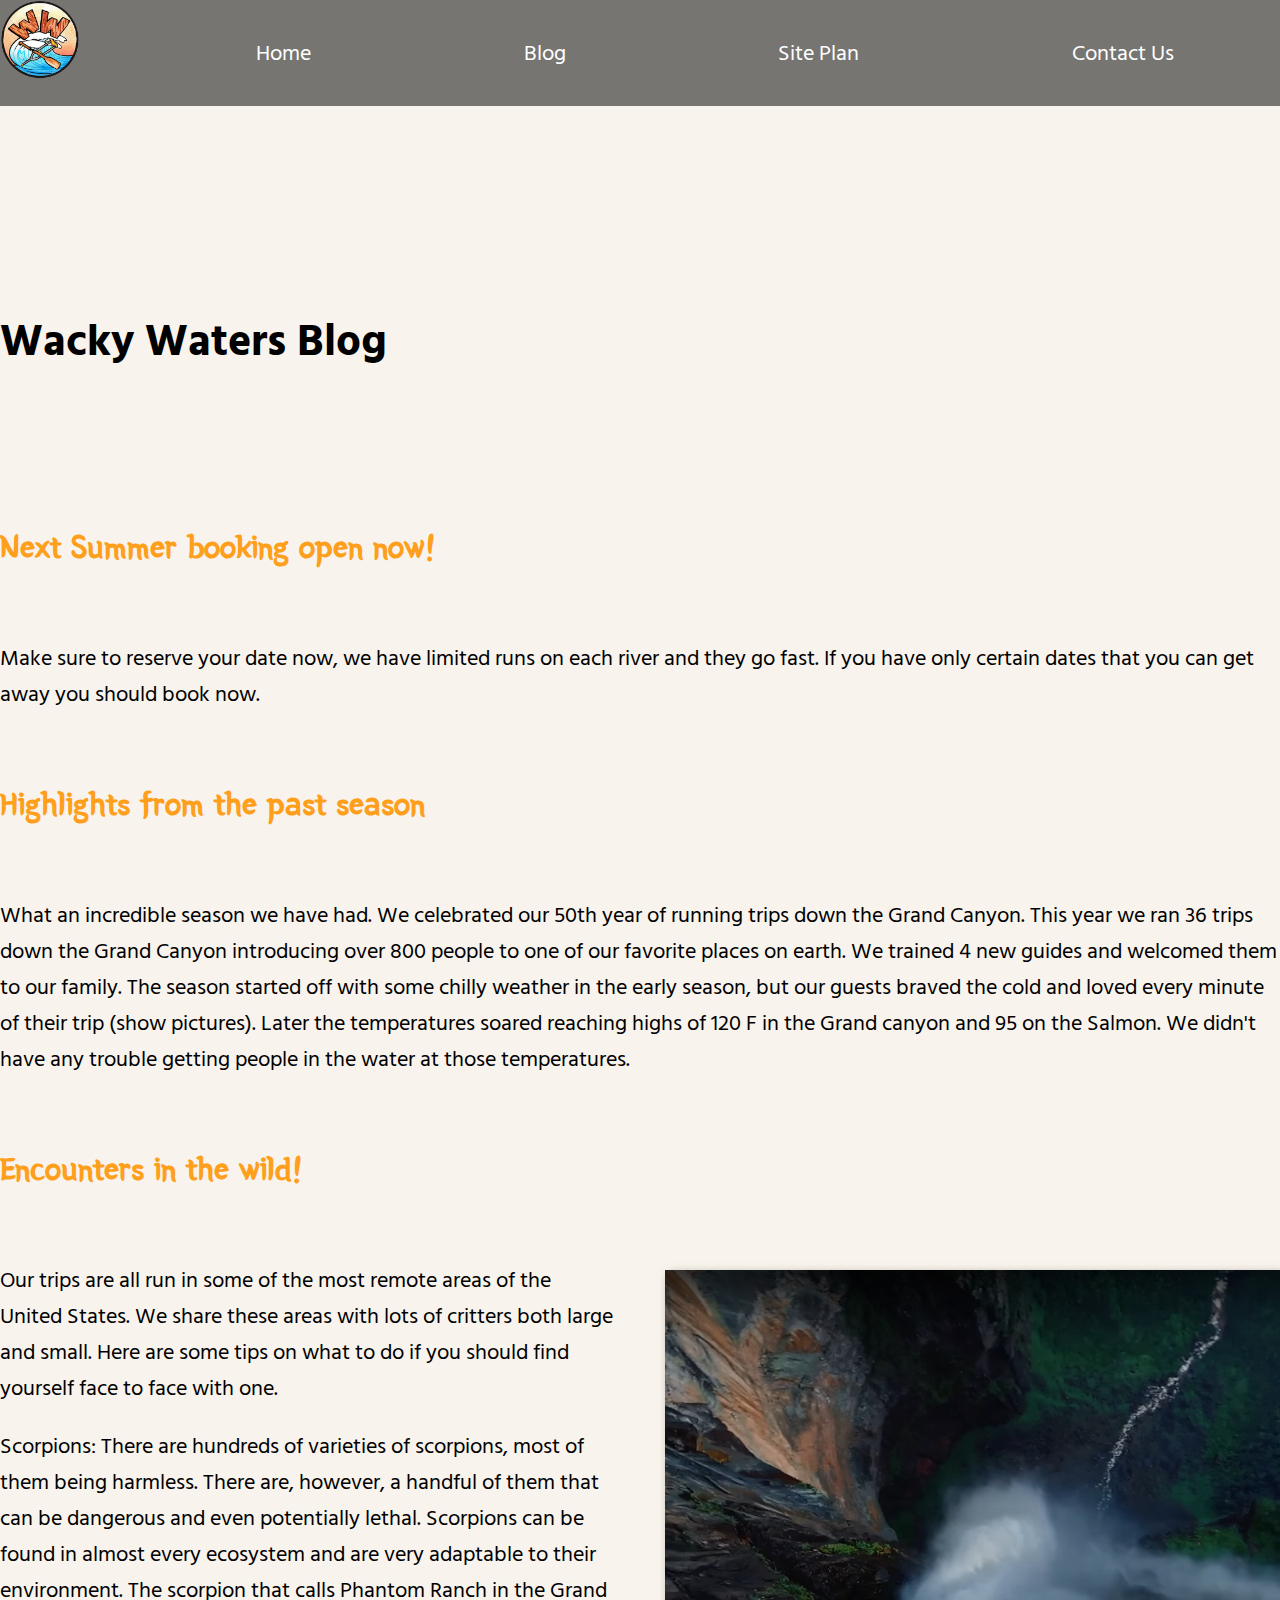
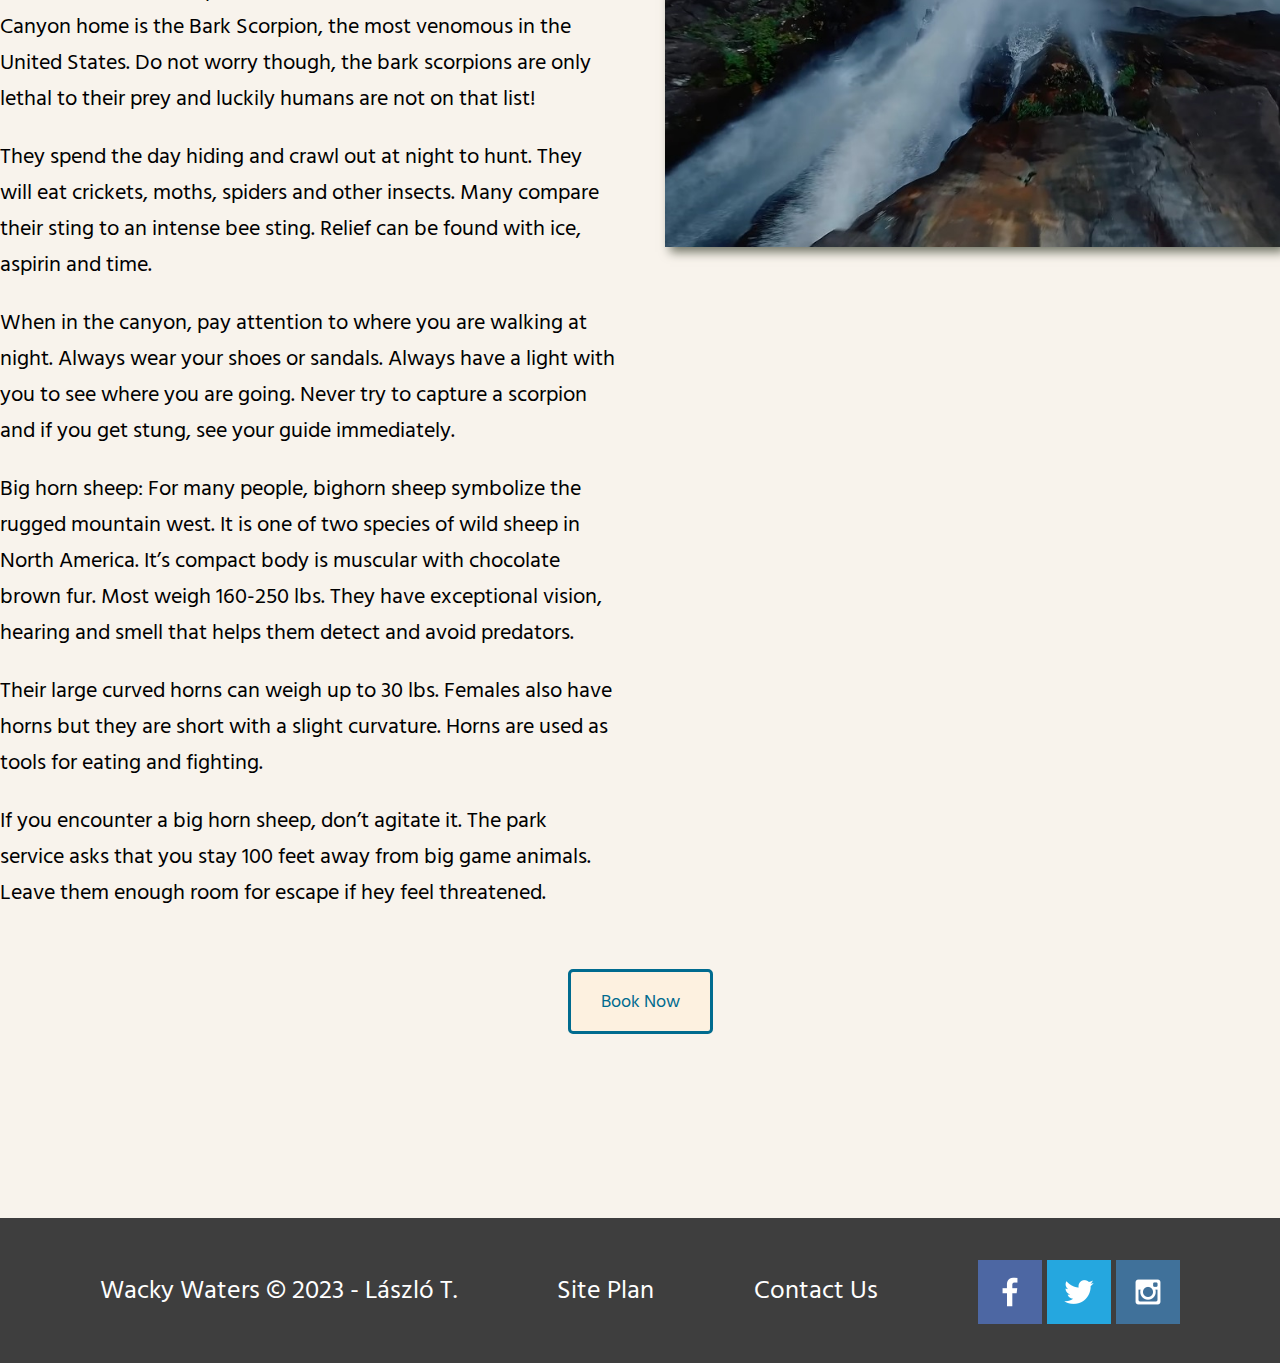
<file: wwr/blog.html>
<!DOCTYPE html>
<html lang="en">
<head>
    <meta charset="UTF-8">
    <meta http-equiv="X-UA-Compatible" content="IE=edge">
    <meta name="viewport" content="width=device-width, initial-scale=1.0">
    <title>Wacky Waters Blog</title>
    <link rel="stylesheet" href="styles/style.css">
</head>
<body>
    <div id="content">
        <header>
            <a id="logo_link" href="index.html">
                <img class="logo" src="images/wwlogo.png" alt="Wacky Waters logo">
            </a>        
            <nav>
                <a href="index.html">Home</a>
                <a href="blog.html">Blog</a>
                <a href="site-plan-rafting.html">Site Plan</a>
                <a href="contactus.html">Contact Us</a>
            </nav>
        </header>
        <main class="blog-grid">
            <h1 id="blog-title">Wacky Waters Blog</h1>
            <h2>Next Summer booking open now!</h2>
            <P class="blog-para">Make sure to reserve your date now, we have limited runs on each river and they go fast. If you have only certain dates that you can get away you should book now.</P>
            <h2>Highlights from the past season</h2>
            <p class="blog-para"> What an incredible season we have had. We celebrated our 50th year of running trips down the Grand Canyon. This year we ran 36 trips down the Grand Canyon 
                introducing over 800 people to one of our favorite places on earth. We trained 4 new guides and welcomed them to our family. The season started off with some 
                chilly weather in the early season, but our guests braved the cold and loved every minute of their trip (show pictures). Later the temperatures soared reaching 
                highs of 120 F in the Grand canyon and 95 on the Salmon. We didn't have any trouble getting people in the water at those temperatures.
            </p>
            <h2>Encounters in the wild!</h2>
            <div class="text-block">
                <P> Our trips are all run in some of the most remote areas of the United States. We share these areas with lots of critters both large and small. Here are some tips 
                    on what to do if you should find yourself face to face with one.
                </P>
                <p> Scorpions: There are hundreds of varieties of scorpions, most of them being harmless. There are, however, a handful of them that can be dangerous and even 
                    potentially lethal. Scorpions can be found in almost every ecosystem and are very adaptable to their environment. The scorpion that calls Phantom Ranch in 
                    the Grand Canyon home is the Bark Scorpion, the most venomous in the United States. Do not worry though, the bark scorpions are only lethal to their prey and 
                    luckily humans are not on that list! 
                </p>
                <p> They spend the day hiding and crawl out at night to hunt. They will eat crickets, moths, spiders and other insects. Many compare their sting to an intense bee 
                    sting. Relief can be found with ice, aspirin and time.
                </p>
                <p> When in the canyon, pay attention to where you are walking at night. Always wear your shoes or sandals. Always have a light with you to see where you are going. 
                    Never try to capture a scorpion and if you get stung, see your guide immediately. 
                </p>
                <p> Big horn sheep: For many people, bighorn sheep symbolize the rugged mountain west. It is one of two species of wild sheep in North America. It’s compact body is 
                    muscular with chocolate brown fur. Most weigh 160-250 lbs. They have exceptional vision, hearing and smell that helps them detect and avoid predators. 
                </p>
                <p> Their large curved horns can weigh up to 30 lbs. Females also have horns but they are short with a slight curvature. Horns are used as tools for eating and fighting. 
                </p>
                <p> If you encounter a big horn sheep, don’t agitate it. The park service asks that you stay 100 feet away from big game animals. Leave them enough room for escape if 
                    hey feel threatened.         
                </P>
            </div>
            <div>
                <img class="blog-image" src="images/afdrop.jpg" alt="waterfall image">
            </div>
            <div class="blog-button-box">
                <a class="blog-button" href="contactus.html">Book Now</a>
            </div>
        </main>
        <footer>
            <p>Wacky Waters &copy; 2023 - László T.</p>
            <p><a href="site-plan-rafting.html">Site Plan</a></p>
            <p><a href="contactus.html">Contact Us</a></p>
            <div class="social">
                <a href="https://facebook.com" target="_blank">
                    <img src="images/facebook.png" alt="fb icon">
                </a>
                <a href="https://twitter.com" target="_blank">
                    <img src="images/twitter.png" alt="twitter icon">
                </a>
                <a href="https://instagram.com" target="_blank">
                    <img src="images/instagram.png" alt="instagram icon">
                </a>
            </div>
        </footer>
    </div>
</body>
</html>
</file>
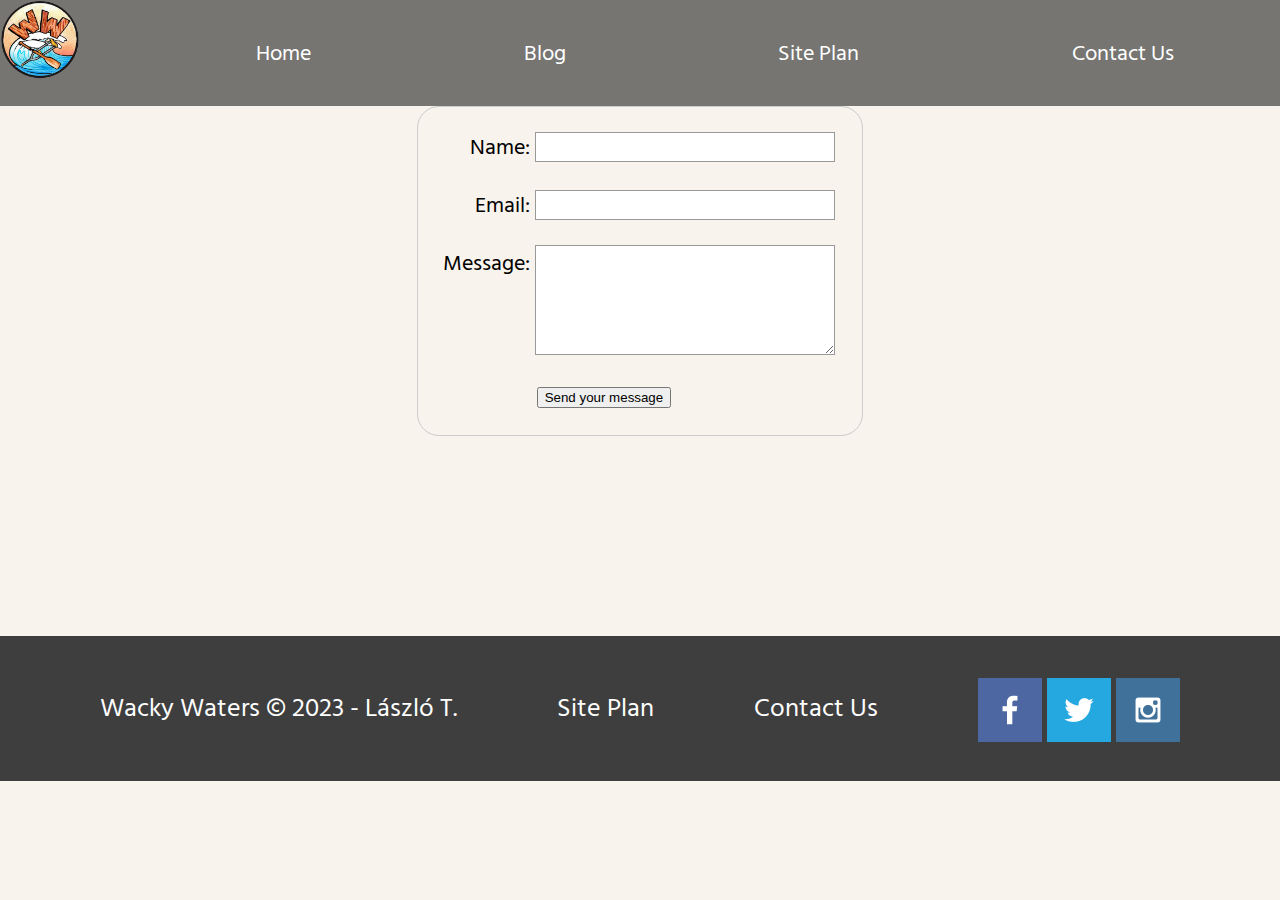
<file: wwr/contactus.html>
<!DOCTYPE html>
<html lang="en">
<head>
    <meta charset="UTF-8">
    <meta http-equiv="X-UA-Compatible" content="IE=edge">
    <meta name="viewport" content="width=device-width, initial-scale=1.0">
    <title>Contact Us!</title>
    <link rel="stylesheet" href="styles/style.css">
  </head>
<body>
    <div id="content">
        <header>
            <a id="logo_link" href="index.html">
                <img class="logo" src="images/wwlogo.png" alt="Wacky Waters logo">
            </a>        
            <nav>
                <a href="index.html">Home</a>
                <a href="blog.html">Blog</a>
                <a href="site-plan-rafting.html">Site Plan</a>
                <a href="contactus.html">Contact Us</a>
            </nav>
        </header>
        <main class="home-grid">
            <div id="feedback"></div>
            <form action="/my-handling-form-page" method="post">
                <ul>
                    <li>
                      <label for="name">Name:</label>
                      <input type="text" id="name" name="user_name" />
                    </li>
                    <li>
                      <label for="mail">Email:</label>
                      <input type="email" id="mail" name="user_email" />
                    </li>
                    <li>
                      <label for="msg">Message:</label>
                      <textarea id="msg" name="user_message"></textarea>
                    </li>
                    <li class="button">
                        <button type="submit">Send your message</button>
                    </li>
                </ul>
            </form>
        </main>
        <footer>
            <p>Wacky Waters &copy; 2023 - László T.</p>
            <p><a href="site-plan-rafting.html">Site Plan</a></p>
            <p><a href="contactus.html">Contact Us</a></p>
            <div class="social">
                <a href="https://facebook.com" target="_blank">
                    <img src="images/facebook.png" alt="fb icon">
                </a>
                <a href="https://twitter.com" target="_blank">
                    <img src="images/twitter.png" alt="twitter icon">
                </a>
                <a href="https://instagram.com" target="_blank">
                    <img src="images/instagram.png" alt="instagram icon">
                </a>
            </div>
        </footer>
    </div>
    <script>
        // get the feedback div element so we can do something with it.
        const feedbackElement = document.getElementById('feedback');
        // get the form so we can read what was entered in it.
        const formElement = document.forms[0];
        // add a 'listener' to wait for a submission of our form. When that happens run the code below.
        formElement.addEventListener('submit', function(e) {
            // stop the form from doing the default action.
            e.preventDefault();
            // set the contents of our feedback element to a message letting the user know the form was submitted successfully. Notice that we pull the name that was entered in the form to personalize the message!
            feedbackElement.innerHTML = 'Hello '+ formElement.user_name.value +'! Thank you for your message. We will get back with you as soon as possible!';
            // make the feedback element visible.
            feedbackElement.style.display = "block";
            // add a class to move everything down so our message doesn't cover it.
            document.body.classList.toggle('moveDown');
        });
    </script>
</body>
</html>
</file>
<file: ifyoubuildit/styles/style.css>
@import url('https://fonts.googleapis.com/css2?family=IBM+Plex+Sans:ital,wght@0,400;0,700;1,400&family=Tienne:wght@400;700;900&display=swap');
:root {

    --primary-color: #222629;
    --secondary-color: #474B4F;
    --accent1-color: #61892F;
    --accent2-color: #86C232;


    /* change the values below to your chosen font(s) */
    --heading-font: Tienne, "Times New Roman", Courier;
    --paragraph-font: "IBM Plex Sans", Helvetica, sans-serif;

}
/*-------------------------------------------*/
body {
    font-family: var(--paragraph-font);
    font-size: 20px;
    color: white;
    background-color: #474B4F;
}

h1, 
h2,
h3,
h4,
h5,
h6 {
    font-family: var(--heading-font);
    font-weight: 700;
    color: #61892F;
}

h1 {
    font-size: 2.5em;
}

h2 {
    font-size: 2em;
}

h3 {
    font-size: 1.75em;
}

h4 {
    font-size: 1.5em;
}

h5 {
    font-size: 1.25em;
}

h6 {
    font-size: .75em;
}

img {
    max-width: 100%;
}

p {
    padding: 0;
    margin: 0;
}

a {
    text-decoration: none;
    color: white;
}
/*---------------------------------------------------*/

#content {
    max-width: 1600px;
    margin: 0 auto;   
}
header {
    display: grid;
    grid-template-columns: 500px auto;
    grid-template-rows: 1fr 1fr;
    padding: 50px;
    background-color: #222629;
    height: 150px;
}
#logo-link {
    grid-column: 1/2;
    grid-row: 1/3;
    padding-top: 5px;
    justify-self: center;
    align-self: center;
}
.logo {
    width: 400px;
}
#sitetitle {
    grid-column: 2/3;
    grid-row: 1/2;
    text-align: right;
    color:white;
}
nav {
    grid-column: 2/3;
    grid-row: 2/3;
    display: flex;
    justify-content: space-around;
}
nav a {
    align-self: end;
    background-color:#61892F;
    color:white;
    padding: 5px;
    width: 150px;
    text-align: center  ;
}
nav a:hover {
    background-color:#86C232;
    color: brown;
    font-weight: 700;
}
#hero-img {
    width: 100%;
}
#hero {
    display: grid;
    grid-template-rows: 1fr 1fr;
    grid-template-columns: 1fr 1fr;
}
#hero-box {
    grid-row: 1/3;
    grid-column: 1/3;
}
.quote {
    z-index: 2;
    grid-row: 1/2;
    grid-column: 2/3;
    padding-right: 100px;
    color: #86C232;
    text-align: right;
    align-self: center;
}
main {
    display: grid;
    grid-template-columns: 1fr 1fr 1fr;
    padding: 50px;
    gap: 50px;
}
.home-p {
    grid-column: 1/3;
}
.home-img {
    box-shadow: 5px 5px 10px black;
}
.home-list {
    grid-column: 1/3;
}
li {
    margin: 10px;
}
.button-box {
    display: flex;
    justify-content: space-around;  
}
.button {
    align-self: center;
    text-align: center;
    background-color:#61892F;
    color:white;
    /*padding: 5px;*/
    padding: 15px 25px;
    font-size: 24px;
    cursor: pointer;
    outline: none;
    border: none;
    border-radius: 15px;
    width: 150px; 
    /*border: 1px solid black;*/
    /*box-shadow: 2px 2px 2px black;*/
    box-shadow: 0 9px black;
}
.button:hover {
    background-color:#86C232;
    color: brown;
    font-weight: 700;
}
.button:active{
    background-color: #61892F;
    color: brown;
    /*border: 5px inset #000;*/
    /*box-shadow: none;*/
    box-shadow: 0 5px black;
    transform: translateY(4px);
  }
footer {
    display: grid;
    grid-template-columns: 1fr 1fr 1fr;
    padding: 50px;
    background-color: #222629;
    height: 150px;    
}
.footer-contact{
    grid-column: 1/2;
    align-self: center;
}
.footer-contact p {
    margin: 20px;
}
.splan {
    align-self: center;
    text-align: center;
}
.splan-link {
    color:#86C232
}
.social {
    display: flex;
    justify-content: space-around; 
    grid-column: 3/4;
    align-self: center;
}
.social a img {
    width: 150px;
}
/*--- Components Page ---*/
.comp-p {
    grid-column: 1/4;
}
#notice{
    grid-column: 1/4;
    text-align: center;
    font-size: 1.5em;
}
.comp_left {
    grid-column: 1/3;
}
.comp_right {
    grid-column: 2/4;
    text-align: right;
}
.img_right {
    grid-column: 3/4;
    box-shadow: 5px 5px 10px black;
}
.img_left {
    grid-column: 1/2;
    box-shadow: 5px 5px 10px black;
}
.cpu_img {
    grid-row: 4/5;
}
.ram_img {
    grid-row: 6/7;
}
.vga_img {
    grid-row: 8/9;
}
/*--- It's Easy Page ---*/
#main_easy {
    display: grid;
    grid-template-columns: 1fr 6fr 1fr;
    padding: 50px;
}
.easy_p {
    grid-column: 1/4;
}
.easy_imgbox {
    grid-column: 2/3;
}
.easy_img {
    width: 100%;
}


@media screen and (max-width: 900px) {
    #hero, main, header, #main_easy {
        display: block;
        height: auto;
    }
    nav, footer {
        flex-direction: column;
    }
    .quote {
        display: none;
    }
    img {
        margin-top: 15px;
    }
    #hero-img {
        display: none;
    }
    .footer-contact p{
        font-size: 0.75em;
    }
}
</file>
<file: wwr/styles/style.css>
@import url('https://fonts.googleapis.com/css2?family=Hind+Siliguri&family=Yeon+Sung&display=swap');
#content {
    /*background-color: #ffefda;*/
    max-width: 1600px;
    margin: 0 auto;   
}
#logo-link {
    padding-top: 5px;
    justify-self: center;
    align-self: center;
}
nav {
    display: flex;
    justify-content: space-around;
}
nav a {
    text-align: center;
    color: white;
    text-decoration: none;
    padding: 35px;
}
#hero {
    display: grid;
    grid-template-columns: 1fr 3fr 1fr;
    margin-top: -100px;
}
#hero-box {
    grid-column: 1/4;
    grid-row: 1/3;
    z-index: -1;
}
#hero-img {
    width: 100%;
}
#hero-msg {
    grid-column: 2/3;
    grid-row: 1/2;
    margin-top: 100px;
}
#hero-msg h1, #hero-msg h4 {
    text-align: center;
    color: white;
}
.button-box {
    text-align: center;
}
main section {
    text-align: center;
}
main section img {
    box-sizing: border-box;
}
.card-img {
    border: 10px solid #006B8F;
    width: 100%;
    transition: transform .5s;
    box-shadow: 5px 5px 10px #6f7364;
}
.card-img:hover {
    opacity: .6;
    transform: scale(1.1);
}
.mountains {
    width: 100%;
    grid-column: 2/7;
    grid-row: 5/8;
    box-shadow: 5px 5px 10px #6f7364;
}
.rivers-card {
    margin: 200px 0;
    grid-column: 2/4;
    grid-row: 2/3;
}
.camping-card {
    margin: 200px 0;
    grid-column: 5/7;
    grid-row: 2/3;
}
.rapids-card {
    margin: 200px 0;
    grid-column: 8/10;
    grid-row: 2/3;
}
body {   
    background-color: #f8f3ec; 
    font-family:"Hind Siliguri", Helvetica, sans-serif;
    font-size: 22px;
    padding: 0;
    margin: 0;
}
header {
    background-color:rgba(62, 62, 62, 0.7);
    display: grid;
    grid-template-columns: 150px auto;
}
nav a:hover {
    background-color:#FFBF69;
    color:black;
}
.book, .join {
    text-decoration: none;
    color:#006B8F;
    background-color: rgb(255, 240, 219, 0.7);
    font-size: 18px;
    padding: 15px 30px;
    margin-top: 50px;
    border-radius: 5px;
}
.book:hover, .join:hover {
    color:#FF9F1C;
    background-color: #006B8F;
}
#background {
    height: 725px;
    background-color:#FFBF69;
    grid-column: 1/11;
    grid-row: 4/9;
}
.msg {
    background-color:#fccc8d;
    line-height: 1.5em;
    padding: 35px;
    grid-column: 6/10;
    grid-row: 6/7;
    box-shadow: 5px 5px 10px #6f7364;
}
.msg h2 {
    color:#006B8F;
}
.msg p {
    color:#006B8F;
    font-size: 0.8em;
    padding-bottom: 15px;
}
footer {
    background-color:#3e3e3e;
    color:white;
    padding: 25px 50px;
    margin-top: 200px;
    display: flex;
    justify-content: space-around;
    align-items: center;
}
footer a {
    text-decoration: none;
    color:white;
}
footer a:hover {
    color:#FFBF69;
}
footer p {
    font-size: 1.2em;
}
footer p a:hover {
    text-decoration: underline;
}
footer .social img {
    padding-top: 15px;
}
.home-grid {
    display: grid;
    grid-template-columns: repeat(10, 1fr);
}
.home-title {
    color:#FF9F1C;
    font-family:"Yeon Sung", Verdana, Arial;
    font-size: 2em;
    margin-top: 10px;
}
h4 {
    color:#FF9F1C;
    font-family:"Yeon Sung", Verdana, Arial;
}
h2 {
    color: #FF9F1C;
    font-family:"Yeon Sung", Verdana, Arial;
    margin: 0;
}
.logo {
    width: 80px;
}
.icon {
    width: 80px;
    padding-top: 10px;
}

/*Blog Page*/

.blog-grid {
    display: grid;
    grid-template-columns: 1fr 1fr;
    grid-gap: 50px;
}
#blog-title {
    width: 100%;
    grid-column: 1/3;
    margin-top: 200px;
    margin-bottom: 100px;
}
.blog-para {
    width: 100%;
    grid-column: 1/3;
}
.text-block {
    width: 100%;
    grid-column: 1/2;
}
.blog-image {
    width: 100%;
    grid-column: 2/3;
    box-shadow: 5px 5px 10px #6f7364;
    margin-top: 30px;
}
.blog-button-box{
    margin: auto;
    grid-column: 1/3;
}
.blog-button {
    text-decoration: none;
    color:#006B8F;
    background-color: rgb(255, 240, 219, 0.7);  
    font-size: 18px;
    padding: 15px 30px;
    margin-top: 50px;
    border-radius: 5px;
    border-style: solid;
}
.blog-button:hover {
    color:#FF9F1C;
    background-color: #006B8F;
}

/*Contact Us*/

form {
    /* Center the form on the page */
    margin: 0 auto;
    width: 400px;
    /* Form outline */
    padding: 1em;
    border: 1px solid #ccc;
    border-radius: 1em;
    grid-column: 3/9;
  }
  
  ul {
    list-style: none;
    padding: 0;
    margin: 0;
  }
  
  form li + li {
    margin-top: 1em;
  }
  
  label {
    /* Uniform size & alignment */
    display: inline-block;
    width: 90px;
    text-align: right;
  }
  
  input,
  textarea {
    /* To make sure that all text fields have the same font settings
       By default, textareas have a monospace font */
    font: 1em sans-serif;
  
    /* Uniform text field size */
    width: 300px;
    box-sizing: border-box;
  
    /* Match form field borders */
    border: 1px solid #999;
  }
  
  input:focus,
  textarea:focus {
    /* Additional highlight for focused elements */
    border-color: #000;
  }
  
  textarea {
    /* Align multiline text fields with their labels */
    vertical-align: top;
  
    /* Provide space to type some text */
    height: 5em;
  }
  
  .button {
    /* Align buttons with the text fields */
    padding-left: 90px; /* same size as the label elements */
  }
  
  button {
    /* This extra margin represent roughly the same space as the space
       between the labels and their text fields */
    margin-left: 0.5em;
  }
  #feedback {
      background-color: antiquewhite;
      position: absolute;
      top: 0;
      left: 0;
      right: 0;
      padding: .5em;
      /* make this element invisible until we are ready for it */
      display: none;      
  }
  .moveDown {
      margin-top: 3em;
  }

@media screen and (max-width: 900px) {
    #hero, .home-grid, .blog-grid {
        display: block;
        height: auto;
    }
    nav, footer {
        flex-direction: column;
    }
    nav a {
        display: block;
        padding: 15px;
    }
    #hero {
        margin-top: 0;
    }
    #hero-msg {
        margin-top: 0;
    }
    #hero-msg h4 {
        display: none;
    }
    .home-title {
        font-size: 25px;
        color: #6f7364;
    }
    .rivers-card, .camping-card, .rapids-card { 
        margin: 50px auto;
        width: 60%;
    }
    #background {
        display: none;
    }
    .mountains, .msg {
        width: 80%;
        display: block;
        margin: 0 auto;
    }
    footer {
        margin-top: 25px;
    }
}
</file>
<file: challenge/styles/styles.css>
header h1 {
    text-align: center;
    font-size: 3em;
    color: white;
}
h1:hover{
    color: black;
}
body {
    max-width: 1500px;
    background-color:#FCA6C9;
}
main p {
    display: block;
    margin: 0 auto;
    width: 23%;
    text-align: center;
    color: white;
    font-size: 75%;
}
.signiture{
margin: 25px auto;
font-size: 1em;
font-weight: bold;
}
ol {
    display: table;
    margin: 0 auto;
    text-align: left;
}
li {
    margin-bottom: 10px;
    font-weight: bold;
}
main img {
    width: 10%;
    display: block;
    margin: 0 auto;
}
.quote {
    display: block;
    width: 18%;
    text-align: center;
    margin: 30px auto;
    font-size: 2em;
}
footer{
    display: block;
    text-align: center;
    width: 22%;
    margin: 0 auto;
}
</file>
<file: extracredit/styles/grid.css>
/******************************************************************************
START grid layout extra credit
******************************************************************************/

* {
    box-sizing: border-box;
    align-items: center
  }
  .grid1 {
    display: grid;
    grid-template-columns: repeat(12, 1fr);
    padding: 2em 0;
    background-color: lightgray;
  }
  
  .grid1 h1 {
    grid-column: 1/13;
  }
  
  .grid2 {
    grid-column: 2/11;
    display: grid;
    grid-template-columns: repeat(12, 1fr);
    background-color: lightgreen;   
  }
  .grid2 h2 {
    grid-column: 1/7;
    text-align: center;
  }
  .grid3 {
    grid-column: 7/13;
    background-color: lightblue;
    z-index: 1;
    display: grid;
    grid-template-columns: repeat(12, 1fr);
    height: 100%;
  }
  
  .grid3 h3 {
    grid-column: 2/13;
  }
  
  .grid4 {
    grid-column: 4/11;
    background-color: lightyellow;
    display:grid;
    grid-template-columns: repeat(12, 1fr);
    padding: 1rem 0;
  }
  
  .grid4 h2 {
    grid-column: 2/13;
  }
  
  section {
    grid-column: 2/9;
    background-color: lightpink;
    display: grid;
    grid-template-columns: repeat(12, 1fr);
    padding: 2em 0;
  }

 
  section h2 {
    grid-column: 1/13;    
  }
  
  form {
    grid-column: 2/7;
    background-color: lightcoral;
  }

  legend {
    font-size: 20px;
    font-weight: 700;
  }
  
  fieldset {
    display: grid;
    grid-template-columns: 1fr 5fr;
  }

  fieldset > div {
    grid-column: 1/3;
    display: grid;
    grid-template-columns: 1fr 2fr;
    column-gap: 1rem;
  }
  
  label {
    grid-column: 1/2;
    text-align: right;
    padding: 1rem;
  }
  
  input {
    grid-column: 2/3;
    width: 100%;
  }
  
  button {
    grid-column: 1/3;
    width: 100%;
    background-color: blue;
    color: white;
    font-size: 2em;
  }
  
  section > div {
    grid-column: 2/7;
    padding: 2em 0;
  }
</file>
<file: ifyoubuildit/styles/site-plan.css>
/* if you are using any Google fonts change the font names below to your fonts. 
Any spaces in your font name should be replaced with a +. 
Fonts are separated by a | */
@import url('https://fonts.googleapis.com/css2?family=IBM+Plex+Sans:ital,wght@0,400;0,700;1,400&family=Tienne:wght@400;700;900&display=swap');

:root {
  /* change the values below to your colors from your palette */
  --primary-color: #222629   ;
  --secondary-color: #474B4F ;
  --accent1-color: #61892F;
  --accent2-color: #86C232;

  /* change the values below to your chosen font(s) */
  --heading-font: Tienne, "Times New Roman", Courier;
  --paragraph-font: "IBM Plex Sans", Helvetica, sans-serif;

  /* these colors below should be chosen from among your palette colors above */
  --headline-color-on-white: #474B4F;  /* headlines on a white background */ 
  --headline-color-on-color: white; /* headlines on a colored background */ 
  --paragraph-color-on-white: #222629; /* paragraph text on a white background */ 
  --paragraph-color-on-color: white; /* paragraph text on a colored background */ 
  --paragraph-background-color: #61892F;
  --nav-link-color: white;
  --nav-background-color: #61892F;
  --nav-hover-link-color: white;
  --nav-hover-background-color: #86C232;
}


/*  Look around below...but DON'T CHANGE ANYTHING! */

body {
  max-width: 1200px;
  margin: 0 auto;
  padding: 4em;
  font-size: 18px;
  text-align: center;
}
img {
  display: block;
  margin: 0 auto;
}
h1, h2, h3, h4, h5, h6 {
  font-family: var(--heading-font);
  color: var(--headline-color-on-white);
}
h2 {
  text-align: center;
}
hr {
  height: 3px;
  margin: 35px 0;
  background: var(--accent1-color);
}
header {
  padding: 1em;
  text-align: center;
  color: var(--headline-color-on-color);
  background-color: var(--paragraph-background-color);
}
header > h1, header > h2 {
  color: var(--headline-color-on-color);
}

p {
  font-family: var(--paragraph-font);
  color: var(--paragraph-color-on-white);
  padding: 1em;
}
.colors {
  width: 100%;
  min-width: 350px;
  margin: 30px auto;
  text-align: center;
}
.colors th {
  background-color: #999;
}
.colors td{
  width: 25%;
  height: 3em;
  color: white
}

.primary {
  background-color: var(--primary-color);
}
.secondary {
  background-color: var(--secondary-color);
}
.accent1 {
  background-color: var(--accent1-color);
}
.accent2{
  background-color: var(--accent2-color);
}

p.colored {
  background-color: var(--paragraph-background-color);
  color: var(--paragraph-color-on-color);
}

nav {
  background-color: var(--nav-background-color);
  line-height: 3em;
  text-align: center;
  font-size: 1.2em;
}
nav  {
  list-style-type: none;
  display: flex;

}
nav a {
  padding:1em;
  min-width: 120px;
  text-decoration: none;
  padding: 10px;

}
nav a:link, nav a:visited {
  color: var(--nav-link-color);
}
nav a:hover {
  color: var(--nav-hover-link-color);
  background-color: var(--nav-hover-background-color);
}

.sitemap {
  display: grid;
  justify-content: center;

  grid-template-columns: repeat(6, 15%);
  grid-template-rows: 3em 1.5em 1.5em 3em;
  grid-template-areas: ". . home home . ."
    ". . . top . ."
    ". left left right right ."
    "page2 page2 . . page3 page3";
}
.sitemap > div {

  text-align: center;

}
.sm-home {
  grid-area: home;
  background-color: #ccc;
  line-height: 3em;
}
.sm-page2 {
  grid-area: page2;
  background-color: #ccc;
  line-height: 3em;
}
.sm-page3 {
  grid-area: page3;
  background-color: #ccc;
  line-height: 3em;
}

.top {
  grid-area: top;
  border-left: 1px solid;
}

.left {
  grid-area: left;
  border-top: 1px solid;
  border-left: 1px solid;
}

.right {
  grid-area: right;
  border-top: 1px solid;
  border-right: 1px solid;
}
</file>
<file: positioning/positionstyles.css>
/* CSS - Name: "positionstyles.css" */
/* Activity 1 styles */
.content1 {
  /* This is the parent of the activity 1 boxes. */
  display: grid;
  grid-template-columns: 1fr 1fr;
  justify-items: center;
  grid-gap: 20px;
}
.red1 { 
  width: 100%; 
  height: 100px; 
  background-color: red; 
  grid-column: 1/3;

} 
.green1 {
  width: 200px; 
  height: 200px; 
  background-color: green; 

} 
.yellow1 {
  width: 200px; 
  height: 200px; 
  background-color: gold; 
} 
.blue1 {
  width: 100% ; 
  height: 100px; 
  background-color: blue; 
  grid-column: 1/3;
} 
/* Activity 2 styles */ 
.content2 {
  /* This is the parent of the activity 2 boxes. */
  display: grid;
  grid-template-columns: 50px 50px 50px 50px;
}
.red2 {
  width: 100px; 
  height: 100px; 
  background-color: red; 
} 
.green2 { 
  width: 100px; 
  height: 100px; 
  background-color: green;
  margin-top: 50px; 
} 
.yellow2 {
  width: 100px; 
  height: 100px; 
  background-color: gold; 
  margin-top: 100px;
} 
.blue2 {
  width: 100px; 
  height: 100px; 
  background-color: blue; 
  margin-top: 150px;
} 
/* Activity 3 styles */ 
.content3 {
  /* This is the parent of the activity 3 boxes. */
  display: grid;
  grid-template-columns: 1fr 1fr;
  grid-column-gap: 50px;
}
.red3 {
  width: 100%; 
  height: 100px; 
  background-color: red; 
  grid-column: 1/3;
} 
.green3 {
  width: 100%; 
  height: 200px; 
  background-color: green;
  grid-column: 1/2;
} 
.yellow3 {
  width: 100%; 
  height: 200px; 
  background-color: gold; 
  grid-column: 2/3;
} 
.blue3 {
  width: 100%;
  height: 100px; 
  background-color: blue; 
  grid-column: 1/3;
} 
/* Activity 4 styles */ 
.content4 {
  /* This is the parent of the activity 4 boxes. */
  height: 400px;
  display: grid;
  grid-template-columns: 1fr 1fr;
  grid-template-rows: 1fr 1fr 1fr;
}
.red4 {
  width: 100%; 
  height: 400px; 
  background-color: red; 
  grid-column: 1/2;
  grid-row: 1/4;
} 
.green4 {
  width: 100%; 
  height: 100%; 
  background-color: green; 
  grid-column: 2/3;
  grid-row: 1/2;
} 
.yellow4 {
  width: 100%; 
  height: 100%; 
  background-color: gold; 
  grid-column: 2/3;
  grid-row: 2/3;
} 
.blue4 {
  width: 100%; 
  height: 100%; 
  background-color: blue; 
  grid-column: 2/3;
  grid-row: 3/4;
} 
/* Activity 5 styles */ 
.content5 {
  /* This is the parent of the activity 5 boxes. */
  height: 400px;
}
.red5 { 
  width: 100%; 
  height: 100px; 
  background-color: red; 
  float: top;
} 
.green5 { 
  width: 100px; 
  height: 100px; 
  background-color: green; 
  float: left;
  z-index: 1;
} 
.yellow5 {
  width: 100%; 
  height: auto; 
  background-color: gold; 
} 
.blue5 {
  width: 100%; 
  height: 100px; 
  background-color: blue; 
  float: bottom;
} 
/* Activity 6 styles */ 
.content6 {
  /* This is the parent of the activity 6 boxes. */
  display: grid;
  grid-template-columns: 100px 100px 100px 100px 100px 100px;
  grid-template-rows: 100px 100px 100px 100px 100px 100px;
}
.red6 {
  width: 300px; 
  height: 200px; 
  background-color: red; 
  grid-column: 1/4;
  grid-row: 1/3;
} 
.green6 {
  width: 200px; 
  height: 200px; 
  background-color: green; 
  grid-column: 1/3;
  grid-row: 5/7;
  z-index: 2;
} 
.yellow6 {
  width: 200px; 
  height: 400px; 
  background-color: gold; 
  grid-column: 5/7;
  grid-row: 3/7;
  z-index: 2;
} 
.blue6 {
  width: 400px; 
  height: 400px; 
  background-color: blue; 
  grid-column: 2/6;
  grid-row: 2/6;
  z-index: 1;
} 


/* Do not make any changes below here */
.activity {
  width: 70%; 
  margin: 20px auto; 
  font-family: Arial, sans-serif; 
  border: 1px solid black; 
  padding: 10px; 
  clear:both; 
  overflow: auto;
} 

.hint {
  border: 1px solid grey;
  background: #e0e0e0;
  padding: .5em;
  position: relative;
  margin: 1em 0;
}
.hint h3 {
  margin: 0;
}
.hint:hover {
  background: #d0d0d0;
}
.hint > div {
  display: none;
}

.hint input[type=checkbox] {
  position: absolute;
  width: 100%;
  height: 100%;
  opacity: 0;
  z-index: 1;
  cursor: pointer;
}

.hint input[type=checkbox]:checked ~ div {
  display: block;
}

.hint i {
  position: absolute;
  transform: translate(-6px, 0);
  margin-top: 16px;
  right: 10px;
  top: -3px;
}
.hint i:before, .hint i:after {
  content: "";
  position: absolute;
  background-color: black;
  width: 3px;
  height: 9px;
}
.hint i:before {
  transform: translate(2px, 0) rotate(45deg);
}
.hint i:after {
  transform: translate(-2px, 0) rotate(-45deg);
}

.hint input[type=checkbox]:checked ~ i:before {
  transform: translate(-2px, 0) rotate(45deg);
}
.hint input[type=checkbox]:checked ~ i:after {
  transform: translate(2px, 0) rotate(-45deg);
}
.hint a {
  position: relative;
  z-index: 1;
}
</file>
